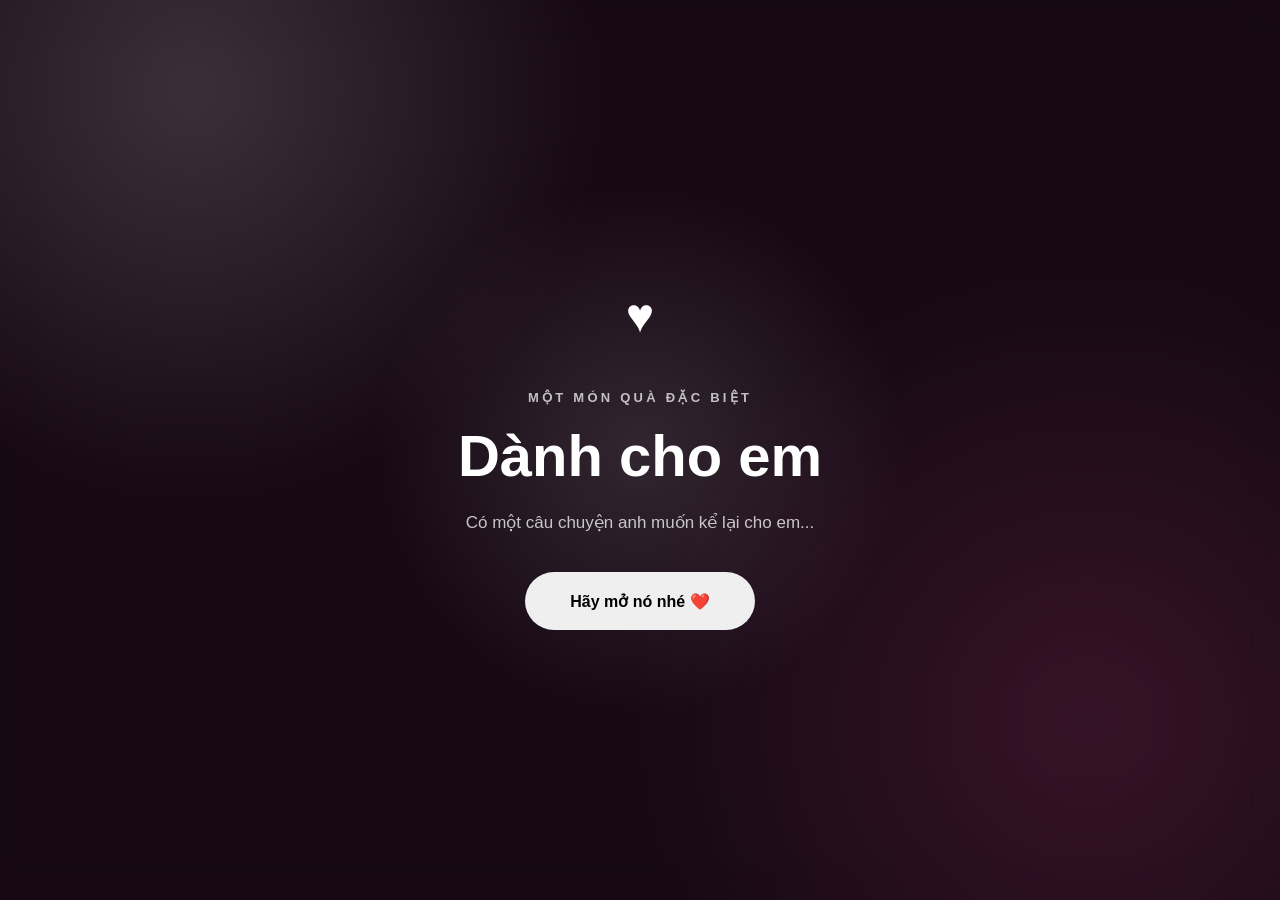
<file: index.html>
<!DOCTYPE html>
<html lang="vi">

<head>

  <meta charset="UTF-8">

  <meta
    name="viewport"
    content="width=device-width, initial-scale=1.0"
  >

  <meta
    name="theme-color"
    content="#080705"
  >

  <meta
    name="description"
    content="Một món quà đặc biệt dành riêng cho em ❤️"
  >

  <title>Một món quà đặc biệt ❤️</title>


  <!-- =====================================================
       CSS
       ===================================================== -->

  <link rel="stylesheet" href="css/base.css">
  <link rel="stylesheet" href="css/themes.css">
  <link rel="stylesheet" href="css/story.css">
  <link rel="stylesheet" href="css/story-styles.css">
  <link rel="stylesheet" href="css/luxury-premium.css">


  <!-- =====================================================
       CSS DỰ PHÒNG / OVERRIDE
       ===================================================== -->

  <style>

    /* =====================================================
       OPENING SCREEN
       ===================================================== */

    #openingScreen {
      position: fixed;
      inset: 0;

      z-index: 99999;

      width: 100%;
      height: 100vh;
      min-height: 100svh;

      display: flex;

      align-items: center;
      justify-content: center;

      padding: 24px;

      overflow: hidden;

      opacity: 1;
      visibility: visible;
      pointer-events: auto;

      transition:
        opacity .45s ease,
        visibility .45s ease;
    }


    #openingScreen::before,
    #openingScreen::after {
      pointer-events: none !important;
    }


    #openingScreen.opening-hidden {
      opacity: 0 !important;
      visibility: hidden !important;
      pointer-events: none !important;
    }


    .opening-inner {
      position: relative;

      z-index: 100;

      width: min(620px, 100%);

      text-align: center;

      padding: 30px 20px;
    }


    .opening-heart {
      position: relative;

      z-index: 10;

      width: 92px;
      height: 92px;

      margin: 0 auto 28px;

      display: flex;

      align-items: center;
      justify-content: center;

      border-radius: 50%;

      font-size: 48px;

      line-height: 1;

      animation:
        openingHeartBeat 1.6s ease-in-out infinite;
    }


    @keyframes openingHeartBeat {

      0%,
      100% {
        transform: scale(1);
      }

      50% {
        transform: scale(1.12);
      }

    }


    .opening-label,
    .opening-title,
    .opening-description {
      position: relative;
      z-index: 10;
    }


    .opening-label {

      margin-bottom: 18px;

      font-size: 13px;

      font-weight: 700;

      letter-spacing: .25em;

      opacity: .72;
    }


    .opening-title {

      margin: 0 0 20px;

      font-size:
        clamp(30px, 8vw, 58px);

      line-height: 1.15;

      font-weight: 700;
    }


    .opening-title span {
      display: inline-block;
    }


    .opening-description {

      max-width: 470px;

      margin: 0 auto 34px;

      font-size: 17px;

      line-height: 1.7;

      opacity: .75;
    }


    #openGiftButton {

      position: relative;

      z-index: 1000;

      min-width: 230px;

      min-height: 58px;

      padding: 16px 30px;

      border: 0;

      border-radius: 999px;

      cursor: pointer;

      font-size: 16px;

      font-weight: 700;

      -webkit-tap-highlight-color: transparent;

      touch-action: manipulation;

      pointer-events: auto !important;

      transition:
        transform .2s ease,
        box-shadow .2s ease;
    }


    #openGiftButton:hover {
      transform: translateY(-2px);
    }


    #openGiftButton:active {
      transform: scale(.96);
    }


    #openGiftButton:disabled {
      cursor: default;
    }



    /* =====================================================
       STORY CONTENT
       ===================================================== */

    #storyContent {

      display: none;

      width: 100%;

      min-height: 100vh;

      opacity: 0;

      visibility: hidden;

      pointer-events: none;

      transition:
        opacity .6s ease,
        visibility .6s ease;
    }


    #storyContent.story-visible {

      display: block;

      opacity: 1;

      visibility: visible;

      pointer-events: auto;
    }



    /* =====================================================
       HERO
       ===================================================== */

    .hero-inner {

      width: min(900px, 100%);

      margin: 0 auto;

      text-align: center;
    }


    .hero-kicker {

      font-size: 13px;

      letter-spacing: .25em;

      opacity: .65;

      margin-bottom: 18px;
    }


    .hero-title {

      margin: 0;

      font-size:
        clamp(42px, 10vw, 82px);

      line-height: 1.05;
    }


    .hero-date {

      margin-top: 18px;

      font-size: 16px;

      letter-spacing: .12em;

      opacity: .7;
    }


    .hero-subtitle {

      margin-top: 18px;

      font-size: 18px;

      line-height: 1.6;

      opacity: .75;
    }



    /* =====================================================
       MUSIC
       ===================================================== */

    .music-player {

      width: min(900px, 100%);

      margin: 25px auto 0;

      overflow: hidden;

      border-radius: 20px;
    }


    .music-player iframe {

      display: block;

      width: 100%;

      aspect-ratio: 16 / 9;

      min-height: 260px;

      border: 0;
    }



    /* =====================================================
       COUNTER
       ===================================================== */

    .counter-grid {

      width: min(900px, 100%);

      margin: 30px auto 0;

      display: grid;

      grid-template-columns:
        repeat(3, minmax(0, 1fr));

      gap: 14px;
    }


    .counter-card {

      padding: 22px 10px;

      text-align: center;

      border-radius: 18px;
    }


    .counter-number {

      font-size:
        clamp(28px, 7vw, 48px);

      font-weight: 700;

      line-height: 1;
    }


    .counter-label {

      margin-top: 10px;

      font-size: 11px;

      letter-spacing: .12em;
    }


    .total-days-card {

      width: min(560px, 100%);

      margin: 22px auto 0;

      padding: 25px;

      text-align: center;

      border-radius: 20px;
    }


    .total-days-label {

      font-size: 11px;

      letter-spacing: .16em;

      opacity: .65;
    }


    .total-days-number {

      margin-top: 8px;

      font-size: 42px;

      font-weight: 700;
    }


    .total-days-text {

      margin-top: 5px;

      opacity: .65;
    }



    /* =====================================================
       LOVE LETTER
       ===================================================== */

    /*
      Tiêu đề nằm NGOÀI card.
      Card chỉ chứa duy nhất nội dung thư.
    */

    .letter-section {
      width: 100%;
    }


    .letter-section > .section-title {
      position: relative;

      z-index: 20;

      text-align: center;

      margin-bottom: 24px;
    }


    /*
      CARD THƯ
      -----------------------------------------------
      Nội dung được căn giữa theo cả chiều ngang
      và chiều dọc.
    */

    .letter-section .love-letter {

      width: min(800px, 100%);

      min-height: 620px;

      margin: 0 auto;

      padding: 40px 32px;

      border-radius: 22px;

      display: flex !important;

      align-items: center !important;

      justify-content: center !important;

      position: relative;

      box-sizing: border-box;

      overflow: hidden;
    }


    /*
      Nội dung thư duy nhất
    */

    .letter-section .letter-content {

      display: block !important;

      width: min(680px, 100%);

      max-width: 680px;

      margin: 0 auto !important;

      padding: 0 !important;

      white-space: pre-wrap;

      text-align: center !important;

      font-size: 21px;

      line-height: 1.9;

      font-weight: 400;

      word-break: break-word;

      overflow-wrap: anywhere;

      position: relative;

      z-index: 10;

      transform: none !important;

      top: auto !important;

      bottom: auto !important;

      left: auto !important;

      right: auto !important;
    }


    /*
      Chặn hoàn toàn hiệu ứng chữ cái đầu phóng to
      từ luxury-premium.css.
    */

    .letter-section .letter-content::first-letter {

      font-size: inherit !important;

      float: none !important;

      line-height: inherit !important;

      padding: 0 !important;

      margin: 0 !important;

      color: inherit !important;
    }


    /*
      Nếu CSS style cũ tạo .letter-title,
      không cho nó xuất hiện trong card.
    */

    .letter-section .letter-title {
      display: none !important;
    }



    /* =====================================================
       ENDING
       ===================================================== */

    .ending-inner {

      width: min(700px, 100%);

      margin: auto;

      padding: 80px 20px;

      text-align: center;
    }


    .ending-heart {

      font-size: 54px;

      margin-bottom: 20px;
    }


    .ending-title {

      margin: 0 0 18px;

      font-size:
        clamp(32px, 8vw, 54px);
    }


    .ending-text {

      margin: 8px 0;

      line-height: 1.7;

      opacity: .72;
    }


    .ending-signature {

      margin-top: 30px;

      font-size: 20px;

      font-weight: 700;
    }



    /* =====================================================
       MOBILE
       ===================================================== */

    @media (max-width: 600px) {

      .opening-inner {
        padding: 20px 12px;
      }


      .opening-heart {

        width: 76px;
        height: 76px;

        font-size: 40px;

        margin-bottom: 22px;
      }


      .opening-description {

        font-size: 15px;

        margin-bottom: 28px;
      }


      #openGiftButton {

        width: min(100%, 300px);

        min-height: 56px;

        font-size: 15px;
      }


      .counter-grid {

        grid-template-columns:
          repeat(2, minmax(0, 1fr));
      }


      .music-player iframe {

        min-height: 210px;
      }


      /* -----------------------------------------------
         LOVE LETTER MOBILE
         ----------------------------------------------- */

      .letter-section > .section-title {

        margin-bottom: 20px;
      }


      .letter-section .love-letter {

        min-height: 560px;

        padding: 32px 20px;

        border-radius: 20px;
      }


      .letter-section .letter-content {

        width: 100%;

        max-width: 100%;

        font-size: 20px;

        line-height: 1.85;

        text-align: center !important;
      }


      .ending-inner {

        padding:
          70px 20px;
      }

    }


    /* =====================================================
       VERY SMALL PHONES
       ===================================================== */

    @media (max-width: 380px) {

      .letter-section .love-letter {

        min-height: 520px;

        padding:
          28px 18px;
      }


      .letter-section .letter-content {

        font-size: 18px;

        line-height: 1.8;
      }

    }

  </style>

</head>



<body>


  <!-- =====================================================
       OPENING SCREEN
       ===================================================== -->

  <section
    id="openingScreen"
    class="opening-screen"
    aria-hidden="false"
  >

    <div class="opening-inner">

      <div class="opening-heart">
        ♥
      </div>


      <div class="opening-label">
        MỘT MÓN QUÀ ĐẶC BIỆT
      </div>


      <h1 class="opening-title">

        Dành cho
        <span id="openingReceiver">
          em
        </span>

      </h1>


      <p class="opening-description">
        Có một câu chuyện anh muốn kể lại cho em...
      </p>


      <button
        id="openGiftButton"
        type="button"
      >
        Hãy mở nó nhé ❤️
      </button>

    </div>

  </section>



  <!-- =====================================================
       LOVE STORY
       ===================================================== -->

  <main
    id="storyContent"
  >


    <!-- ===================================================
         HERO
         =================================================== -->

    <section
      class="hero hero-section"
    >

      <div class="hero-inner">

        <div class="hero-kicker">
          OUR LOVE STORY
        </div>


        <h1
          id="coupleName"
          class="hero-title"
        >
          Chun Chan
        </h1>


        <div
          id="startDate"
          class="hero-date"
        >
          05/12/2022
        </div>


        <p class="hero-subtitle">

          Một câu chuyện nhỏ của

          <span id="heroReceiver">
            em
          </span>

          và anh ❤️

        </p>

      </div>

    </section>



    <!-- ===================================================
         MUSIC
         =================================================== -->

    <section
      id="musicSection"
      class="music-section story-section"
    >

      <div class="section-title">
        🎵 Bài hát dành cho chúng ta
      </div>


      <p class="music-subtitle">
        Một bài hát nhỏ cho câu chuyện của chúng mình ❤️
      </p>


      <div class="music-player">

        <iframe
          id="youtubePlayer"
          title="Bài hát dành cho chúng ta"
          src=""
          loading="lazy"
          allow="
            accelerometer;
            autoplay;
            clipboard-write;
            encrypted-media;
            gyroscope;
            picture-in-picture;
            web-share
          "
          allowfullscreen
        ></iframe>

      </div>

    </section>



    <!-- ===================================================
         COUNTER
         =================================================== -->

    <section
      class="counter-section story-section"
    >

      <div class="section-title">
        ⏳ Chúng ta đã bên nhau
      </div>


      <p class="music-subtitle">
        Và thời gian vẫn đang tiếp tục viết nên câu chuyện ấy...
      </p>


      <div class="counter-grid">


        <div class="counter-card">

          <div
            id="years"
            class="counter-number"
          >
            0
          </div>

          <div class="counter-label">
            NĂM
          </div>

        </div>


        <div class="counter-card">

          <div
            id="months"
            class="counter-number"
          >
            0
          </div>

          <div class="counter-label">
            THÁNG
          </div>

        </div>


        <div class="counter-card">

          <div
            id="days"
            class="counter-number"
          >
            0
          </div>

          <div class="counter-label">
            NGÀY
          </div>

        </div>


        <div class="counter-card">

          <div
            id="hours"
            class="counter-number"
          >
            00
          </div>

          <div class="counter-label">
            GIỜ
          </div>

        </div>


        <div class="counter-card">

          <div
            id="minutes"
            class="counter-number"
          >
            00
          </div>

          <div class="counter-label">
            PHÚT
          </div>

        </div>


        <div class="counter-card">

          <div
            id="seconds"
            class="counter-number"
          >
            00
          </div>

          <div class="counter-label">
            GIÂY
          </div>

        </div>

      </div>


      <div class="total-days-card">

        <div class="total-days-label">
          TỔNG SỐ NGÀY BÊN NHAU
        </div>


        <div
          id="totalDays"
          class="total-days-number"
        >
          0
        </div>


        <div class="total-days-text">
          ngày và vẫn còn tiếp tục... ❤️
        </div>

      </div>

    </section>



    <!-- ===================================================
         LOVE LETTER
         =================================================== -->

    <section
      class="letter-section story-section"
    >

      <div class="section-title">
        💌 Một lời muốn nói
      </div>


      <!--
        QUAN TRỌNG:

        Chỉ có DUY NHẤT một vùng chứa thư.
        Không còn #loveLetter.
      -->

      <div class="love-letter">

        <div
          id="letterContent"
          class="letter-content"
        >
          Anh Yêu Em ❤️
        </div>

      </div>

    </section>



    <!-- ===================================================
         ENDING
         =================================================== -->

    <section
      class="ending-section ending"
    >

      <div class="ending-inner">


        <div class="ending-heart">
          ♥
        </div>


        <h2 class="ending-title">
          Cảm ơn em
        </h2>


        <p class="ending-text">
          Vì đã xuất hiện trong cuộc đời anh.
        </p>


        <p class="ending-text">
          Mong rằng câu chuyện của chúng ta
          sẽ còn được viết tiếp thật lâu...
        </p>


        <div class="ending-signature">
          ❤️ Mãi yêu em ❤️
        </div>

      </div>

    </section>


  </main>



  <!-- =====================================================
       FLOATING HEARTS
       ===================================================== -->

  <div
    id="heartsContainer"
    class="hearts-container"
    aria-hidden="true"
  ></div>



  <!-- =====================================================
       STORY ENGINE
       ===================================================== -->

  <script
    src="js/story.js"
    defer
  ></script>


</body>

</html>
</file>
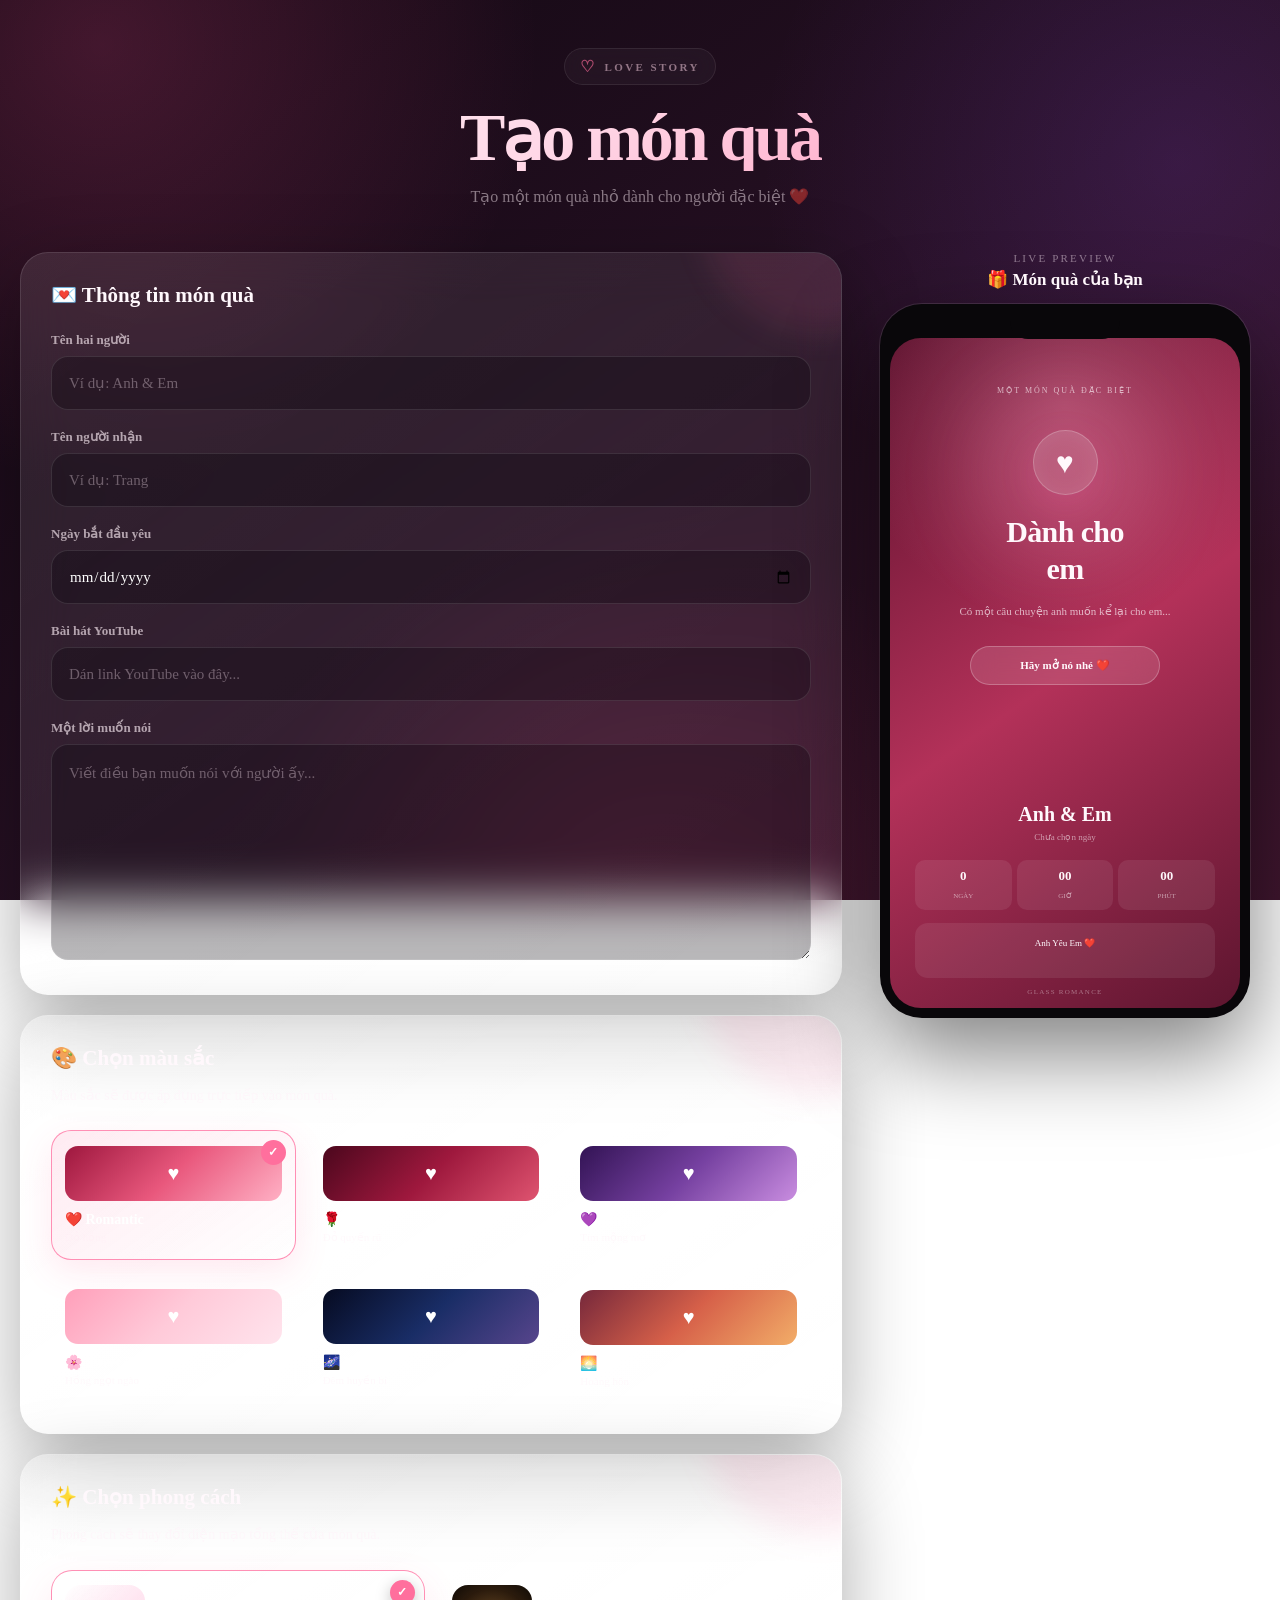
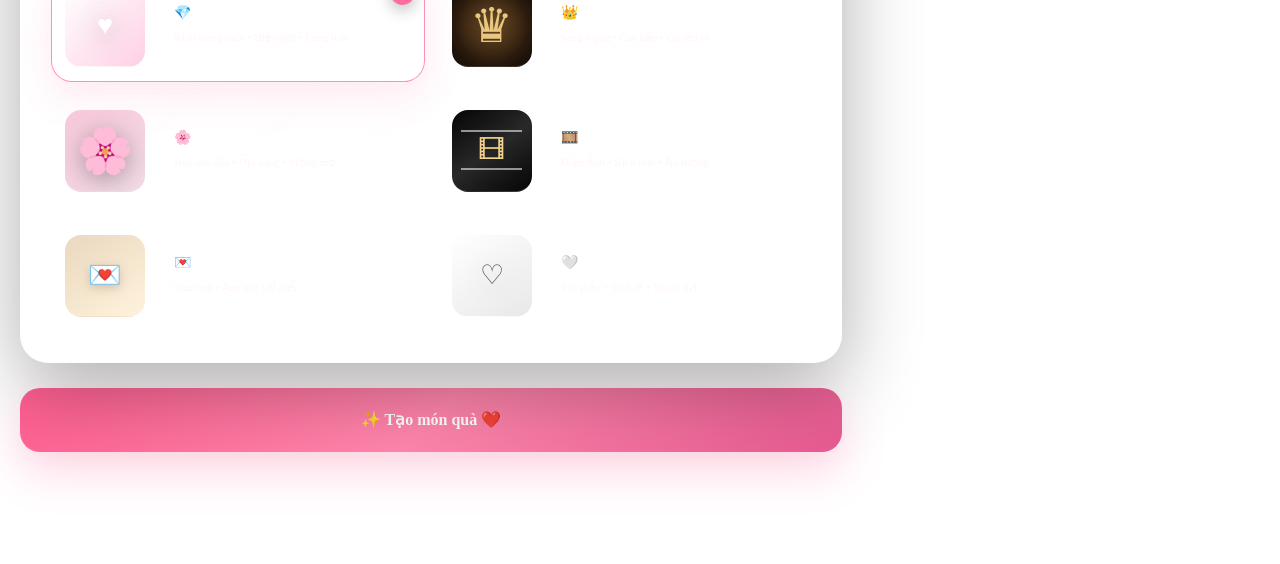
<file: tao-qua.html>
<!DOCTYPE html>
<html lang="vi">
<head>
<meta charset="UTF-8">
<meta name="viewport" content="width=device-width, initial-scale=1.0">
<meta name="theme-color" content="#170b18">
<meta name="description" content="Tạo một món quà tình yêu kỹ thuật số dành cho người đặc biệt.">
<title>Tạo món quà ❤️</title>

<link rel="stylesheet" href="css/base.css">
<link rel="stylesheet" href="css/themes.css">

<style>
:root{
    --bg1:#120812;
    --bg2:#261023;
    --bg3:#40162f;
    --text:#fff8fc;
    --soft:rgba(255,240,248,.68);
    --muted:rgba(255,240,248,.46);
    --accent:#ff6f9d;
    --card:rgba(255,255,255,.075);
    --border:rgba(255,255,255,.13);
    --radius:28px;
    --shadow:0 25px 80px rgba(0,0,0,.32);
}

*{
    box-sizing:border-box;
}

html{
    scroll-behavior:smooth;
}

body{
    margin:0;
    min-height:100vh;
    color:var(--text);
    background:
        radial-gradient(circle at 8% 5%,rgba(255,80,150,.2),transparent 30%),
        radial-gradient(circle at 92% 18%,rgba(160,80,255,.15),transparent 30%),
        radial-gradient(circle at 50% 100%,rgba(255,70,130,.14),transparent 35%),
        linear-gradient(145deg,var(--bg1),var(--bg2) 52%,var(--bg3));
    background-attachment:fixed;
    font-family:inherit;
}

button,
input,
textarea{
    font:inherit;
}

.create-page{
    width:100%;
    min-height:100vh;
    padding:48px 20px 90px;
}

.create-container{
    width:min(1250px,100%);
    margin:auto;
}

/* HEADER */

.create-header{
    text-align:center;
    margin-bottom:42px;
}

.create-label{
    display:inline-flex;
    align-items:center;
    gap:8px;
    padding:8px 15px;
    border:1px solid var(--border);
    border-radius:999px;
    background:rgba(255,255,255,.055);
    backdrop-filter:blur(16px);
    color:rgba(255,215,232,.8);
    font-size:11px;
    font-weight:700;
    letter-spacing:.22em;
}

.create-label::before{
    content:"♡";
    color:var(--accent);
    font-size:16px;
}

.create-header h1{
    margin:18px 0 12px;
    font-size:clamp(40px,7vw,68px);
    line-height:1;
    letter-spacing:-.045em;
    background:linear-gradient(135deg,#fff,#ffd6e6 45%,#ff86b0);
    -webkit-background-clip:text;
    background-clip:text;
    color:transparent;
}

.create-header p{
    max-width:550px;
    margin:auto;
    color:var(--soft);
    line-height:1.7;
}

/* LAYOUT */

.builder-layout{
    display:grid;
    grid-template-columns:minmax(0,1fr) 390px;
    gap:28px;
    align-items:start;
}

.builder-form{
    min-width:0;
}

.form-card{
    position:relative;
    margin-bottom:20px;
    padding:30px;
    border:1px solid var(--border);
    border-radius:var(--radius);
    background:
        linear-gradient(
            145deg,
            rgba(255,255,255,.095),
            rgba(255,255,255,.045)
        );
    box-shadow:var(--shadow);
    backdrop-filter:blur(24px);
    -webkit-backdrop-filter:blur(24px);
    overflow:hidden;
}

.form-card::before{
    content:"";
    position:absolute;
    width:240px;
    height:240px;
    top:-160px;
    right:-100px;
    border-radius:50%;
    background:rgba(255,100,160,.1);
    filter:blur(15px);
    pointer-events:none;
}

.form-card h2{
    position:relative;
    margin:0 0 24px;
    font-size:21px;
}

.form-description{
    margin:-10px 0 23px;
    color:var(--muted);
    font-size:14px;
    line-height:1.6;
}

.form-card label{
    display:block;
    margin:19px 0 8px;
    color:rgba(255,240,248,.8);
    font-size:13px;
    font-weight:650;
}

.form-card label:first-of-type{
    margin-top:0;
}

.form-card input[type="text"],
.form-card input[type="url"],
.form-card input[type="date"],
.form-card textarea,
#generatedLink{
    width:100%;
    border:1px solid rgba(255,255,255,.11);
    border-radius:17px;
    outline:none;
    background:rgba(5,3,8,.28);
    color:#fff;
    padding:15px 17px;
    font-size:15px;
    transition:.25s ease;
}

.form-card input[type="text"],
.form-card input[type="url"],
.form-card input[type="date"]{
    min-height:54px;
}

.form-card textarea{
    min-height:150px;
    resize:vertical;
    line-height:1.75;
}

.form-card input::placeholder,
.form-card textarea::placeholder{
    color:rgba(255,235,245,.34);
}

.form-card input:focus,
.form-card textarea:focus{
    border-color:rgba(255,111,157,.72);
    background:rgba(5,3,8,.4);
    box-shadow:0 0 0 4px rgba(255,111,157,.08);
}

/* THEME */

.theme-grid{
    display:grid;
    grid-template-columns:repeat(3,1fr);
    gap:13px;
}

.theme-option{
    position:relative;
    min-height:130px;
    padding:13px;
    border:1px solid rgba(255,255,255,.095);
    border-radius:20px;
    background:rgba(255,255,255,.035);
    color:white;
    text-align:left;
    cursor:pointer;
    transition:.28s ease;
}

.theme-option:hover,
.style-option:hover{
    transform:translateY(-3px);
    background:rgba(255,255,255,.065);
}

.theme-option.active{
    border-color:rgba(255,132,173,.9);
    background:
        linear-gradient(
            145deg,
            rgba(255,110,160,.14),
            rgba(255,255,255,.055)
        );
    box-shadow:0 12px 35px rgba(255,70,130,.12);
}

.theme-option.active::after,
.style-option.active::after{
    content:"✓";
    position:absolute;
    top:9px;
    right:9px;
    width:25px;
    height:25px;
    display:grid;
    place-items:center;
    border-radius:50%;
    background:var(--accent);
    color:white;
    font-size:12px;
    font-weight:800;
}

.theme-preview{
    display:block;
    height:55px;
    margin-bottom:10px;
    border-radius:13px;
    position:relative;
    overflow:hidden;
}

.theme-preview::after{
    content:"♥";
    position:absolute;
    inset:0;
    display:grid;
    place-items:center;
    color:white;
    font-size:20px;
}

.romantic-preview{
    background:linear-gradient(135deg,#9e173e,#e9587d,#ffb0c4);
}

.rose-preview{
    background:linear-gradient(135deg,#4b071d,#9e183d,#df5470);
}

.purple-preview{
    background:linear-gradient(135deg,#321354,#7540a0,#c98de0);
}

.pink-preview{
    background:linear-gradient(135deg,#ff9fba,#ffcad9,#ffe4ed);
}

.night-preview{
    background:linear-gradient(135deg,#060b21,#192d66,#57458c);
}

.sunset-preview{
    background:linear-gradient(135deg,#76283b,#d66049,#f2ad68);
}

.theme-option strong{
    display:block;
    font-size:14px;
}

.theme-option small,
.style-option small{
    display:block;
    margin-top:3px;
    color:rgba(255,235,245,.48);
    font-size:11px;
}

/* STYLE */

.style-grid{
    display:grid;
    grid-template-columns:repeat(2,1fr);
    gap:13px;
}

.style-option{
    position:relative;
    min-height:112px;
    padding:13px;
    display:grid;
    grid-template-columns:80px 1fr;
    gap:14px;
    align-items:center;
    border:1px solid rgba(255,255,255,.095);
    border-radius:21px;
    background:rgba(255,255,255,.035);
    color:white;
    text-align:left;
    cursor:pointer;
    transition:.28s ease;
}

.style-option.active{
    border-color:rgba(255,132,173,.9);
    box-shadow:0 14px 38px rgba(255,70,130,.12);
}

.style-preview{
    width:80px;
    height:82px;
    display:grid;
    place-items:center;
    border-radius:16px;
    font-size:27px;
}

.style-glass-preview{
    background:
        linear-gradient(
            135deg,
            rgba(255,255,255,.35),
            rgba(255,100,170,.3)
        );
    backdrop-filter:blur(15px);
}

.style-luxury-preview{
    background:
        radial-gradient(circle,#77542a,#2b1b0d 65%,#0d0905);
    color:#e9c77e;
}

.style-sakura-preview{
    background:linear-gradient(145deg,#f8c8da,#f2dce7);
    color:#a94b70;
}

.style-cinematic-preview{
    background:linear-gradient(145deg,#050505,#292929,#050505);
    color:#f2d28c;
}

.style-letter-preview{
    background:linear-gradient(145deg,#ead8bf,#fff2dc);
    color:#7b493e;
}

.style-minimal-preview{
    background:linear-gradient(145deg,#fff,#e8e8e8);
    color:#555;
}

.style-option strong{
    font-size:14px;
}

/* CREATE */

.create-button{
    width:100%;
    min-height:64px;
    margin:5px 0 22px;
    border:0;
    border-radius:20px;
    background:linear-gradient(135deg,#ff5f91,#ff86ac,#e75a91);
    color:white;
    font-weight:750;
    cursor:pointer;
    box-shadow:0 18px 45px rgba(255,70,130,.23);
    transition:.25s ease;
}

.create-button:hover{
    transform:translateY(-3px);
    filter:brightness(1.05);
}

/* =========================================================
   LIVE PREVIEW
   ========================================================= */

.preview-panel{
    position:sticky;
    top:22px;
}

.preview-heading{
    text-align:center;
    margin-bottom:14px;
}

.preview-heading span{
    display:block;
    color:var(--muted);
    font-size:11px;
    letter-spacing:.2em;
    margin-bottom:5px;
}

.preview-heading strong{
    font-size:17px;
}

/* PHONE */

.phone{
    width:100%;
    max-width:370px;
    margin:auto;
    padding:10px;
    border-radius:42px;
    background:#09070a;
    box-shadow:
        0 35px 90px rgba(0,0,0,.5),
        0 0 0 1px rgba(255,255,255,.12);
}

.phone-notch{
    width:110px;
    height:25px;
    margin:0 auto -1px;
    position:relative;
    z-index:20;
    border-radius:0 0 18px 18px;
    background:#09070a;
}

.phone-screen{
    position:relative;
    height:670px;
    overflow:hidden;
    border-radius:31px;
    transition:
        background .45s ease,
        color .45s ease,
        border-radius .45s ease,
        box-shadow .45s ease,
        filter .45s ease;
}

.preview-glow{
    position:absolute;
    width:180px;
    height:180px;
    border-radius:50%;
    top:45px;
    left:50%;
    transform:translateX(-50%);
    background:rgba(255,140,180,.18);
    filter:blur(35px);
    pointer-events:none;
    transition:.5s ease;
}

.preview-content{
    position:relative;
    z-index:2;
    height:100%;
    padding:48px 25px 30px;
    display:flex;
    flex-direction:column;
    text-align:center;
    transition:.45s ease;
}

.preview-mini-label{
    font-size:8px;
    letter-spacing:.25em;
    opacity:.65;
    transition:.4s ease;
}

.preview-heart{
    width:65px;
    height:65px;
    margin:35px auto 20px;
    display:grid;
    place-items:center;
    border-radius:50%;
    background:rgba(255,255,255,.1);
    border:1px solid rgba(255,255,255,.18);
    font-size:30px;
    animation:previewBeat 1.8s infinite;
    transition:
        .45s ease;
}

@keyframes previewBeat{
    0%,100%{
        transform:scale(1);
    }

    50%{
        transform:scale(1.08);
    }
}

.preview-title{
    margin:0;
    font-size:30px;
    line-height:1.1;
    word-break:break-word;
    transition:.4s ease;
}

.preview-title span{
    display:block;
    margin-top:4px;
}

.preview-description{
    margin:18px auto 0;
    max-width:260px;
    font-size:11px;
    line-height:1.6;
    opacity:.68;
    transition:.4s ease;
}

.preview-button{
    width:190px;
    margin:25px auto 0;
    padding:12px;
    border-radius:999px;
    background:rgba(255,255,255,.12);
    border:1px solid rgba(255,255,255,.2);
    font-size:11px;
    font-weight:700;
    transition:.4s ease;
}

.preview-story{
    margin-top:auto;
    padding-top:30px;
    transition:.4s ease;
}

.preview-couple{
    font-size:20px;
    font-weight:750;
    word-break:break-word;
    transition:.4s ease;
}

.preview-date{
    margin-top:6px;
    font-size:9px;
    opacity:.55;
}

.preview-counter{
    display:grid;
    grid-template-columns:repeat(3,1fr);
    gap:5px;
    margin-top:18px;
}

.preview-counter div{
    padding:8px 3px;
    border-radius:10px;
    background:rgba(255,255,255,.08);
    transition:.4s ease;
}

.preview-counter strong{
    display:block;
    font-size:13px;
}

.preview-counter small{
    font-size:7px;
    opacity:.55;
}

.preview-letter{
    margin-top:13px;
    padding:13px;
    border-radius:13px;
    background:rgba(255,255,255,.08);
    font-size:9px;
    line-height:1.6;
    min-height:55px;
    max-height:75px;
    overflow:hidden;
    transition:.4s ease;
}

.preview-style-name{
    position:absolute;
    left:0;
    right:0;
    bottom:12px;
    text-align:center;
    font-size:7px;
    letter-spacing:.18em;
    opacity:.4;
}

/* =========================================================
   PREVIEW THEMES
   ========================================================= */

.preview-theme-romantic{
    background:
        radial-gradient(
            circle at 50% 10%,
            rgba(255,160,190,.3),
            transparent 35%
        ),
        linear-gradient(145deg,#5b102c,#b33159,#5d152f);
}

.preview-theme-rose{
    background:
        radial-gradient(
            circle at 50% 10%,
            rgba(255,90,120,.25),
            transparent 35%
        ),
        linear-gradient(145deg,#23030d,#72152d,#390713);
}

.preview-theme-purple{
    background:
        radial-gradient(
            circle at 50% 10%,
            rgba(200,130,255,.25),
            transparent 35%
        ),
        linear-gradient(145deg,#180827,#5b287d,#251039);
}

.preview-theme-pink{
    color:#4d2535;
    background:
        radial-gradient(
            circle at 50% 10%,
            rgba(255,255,255,.7),
            transparent 35%
        ),
        linear-gradient(145deg,#ffb5ca,#ffd8e3,#f5b7cc);
}

.preview-theme-night{
    background:
        radial-gradient(
            circle at 50% 10%,
            rgba(100,150,255,.3),
            transparent 35%
        ),
        linear-gradient(145deg,#030616,#10255b,#1c1742);
}

.preview-theme-sunset{
    background:
        radial-gradient(
            circle at 50% 10%,
            rgba(255,220,150,.25),
            transparent 35%
        ),
        linear-gradient(145deg,#4b1224,#b34a42,#c27b48);
}

/* =========================================================
   PREVIEW STYLE — GLASS
   ========================================================= */

.preview-style-glass{
    border-radius:31px;
}

.preview-style-glass .preview-content{
    padding:48px 25px 30px;
}

.preview-style-glass .preview-heart{
    border-radius:50%;
    background:rgba(255,255,255,.11);
    border:1px solid rgba(255,255,255,.24);
    box-shadow:
        0 12px 35px rgba(255,100,170,.18),
        inset 0 0 20px rgba(255,255,255,.08);
}

.preview-style-glass .preview-title{
    font-weight:700;
    letter-spacing:-.02em;
}

.preview-style-glass .preview-button{
    border-radius:999px;
    background:rgba(255,255,255,.12);
    border:1px solid rgba(255,255,255,.24);
    backdrop-filter:blur(12px);
}

.preview-style-glass .preview-letter{
    border-radius:13px;
    background:rgba(255,255,255,.08);
}

/* =========================================================
   PREVIEW STYLE — LUXURY
   ========================================================= */

.preview-style-luxury{
    border-radius:24px;
    border:1px solid rgba(232,199,126,.38);
    box-shadow:
        inset 0 0 70px rgba(232,199,126,.09),
        inset 0 0 0 1px rgba(255,255,255,.03);
}

.preview-style-luxury .preview-content{
    padding:55px 27px 30px;
}

.preview-style-luxury .preview-mini-label{
    color:#e9c77e;
    letter-spacing:.32em;
    font-family:Georgia,serif;
}

.preview-style-luxury .preview-heart{
    width:76px;
    height:76px;
    margin:40px auto 24px;
    border-radius:50%;
    background:
        radial-gradient(
            circle,
            rgba(232,199,126,.22),
            rgba(232,199,126,.04) 65%,
            transparent
        );
    border:1px solid rgba(232,199,126,.6);
    color:#f1d58e;
    box-shadow:
        0 0 35px rgba(232,199,126,.15),
        inset 0 0 25px rgba(232,199,126,.08);
}

.preview-style-luxury .preview-title{
    font-family:Georgia,"Times New Roman",serif;
    font-size:29px;
    font-weight:400;
    letter-spacing:.02em;
}

.preview-style-luxury .preview-title span{
    color:#e9c77e;
    font-style:italic;
}

.preview-style-luxury .preview-description{
    font-family:Georgia,serif;
    font-style:italic;
}

.preview-style-luxury .preview-button{
    border-radius:5px;
    background:linear-gradient(
        135deg,
        rgba(232,199,126,.20),
        rgba(232,199,126,.06)
    );
    border:1px solid rgba(232,199,126,.55);
    color:#f1d58e;
    letter-spacing:.08em;
}

.preview-style-luxury .preview-couple{
    font-family:Georgia,serif;
    color:#f0d18a;
    letter-spacing:.03em;
}

.preview-style-luxury .preview-counter div{
    border-radius:4px;
    background:rgba(232,199,126,.06);
    border:1px solid rgba(232,199,126,.16);
}

.preview-style-luxury .preview-counter strong{
    color:#f0d18a;
    font-family:Georgia,serif;
}

.preview-style-luxury .preview-letter{
    border-radius:5px;
    background:rgba(232,199,126,.055);
    border:1px solid rgba(232,199,126,.14);
    font-family:Georgia,serif;
}

/* =========================================================
   PREVIEW STYLE — SAKURA
   ========================================================= */

.preview-style-sakura{
    border-radius:38px;
    color:#633c4c;
}

.preview-style-sakura .preview-content{
    padding:42px 24px 30px;
}

.preview-style-sakura .preview-mini-label{
    color:#a94b70;
    letter-spacing:.28em;
}

.preview-style-sakura .preview-heart{
    width:72px;
    height:72px;
    margin:28px auto 18px;
    border-radius:50%;
    background:rgba(255,255,255,.42);
    border:2px solid rgba(255,255,255,.65);
    color:#c85c82;
    box-shadow:0 12px 30px rgba(180,70,120,.15);
}

.preview-style-sakura .preview-title{
    font-family:Georgia,"Times New Roman",serif;
    font-size:31px;
    font-weight:500;
}

.preview-style-sakura .preview-title span{
    color:#b34f76;
    font-style:italic;
}

.preview-style-sakura .preview-description{
    color:#74495a;
}

.preview-style-sakura .preview-button{
    background:rgba(255,255,255,.42);
    border:1px solid rgba(255,255,255,.7);
    color:#8b4663;
    box-shadow:0 8px 25px rgba(160,70,110,.10);
}

.preview-style-sakura .preview-counter div{
    background:rgba(255,255,255,.32);
    border:1px solid rgba(255,255,255,.45);
}

.preview-style-sakura .preview-letter{
    background:rgba(255,255,255,.35);
    border:1px solid rgba(255,255,255,.45);
    border-radius:18px;
}

/* =========================================================
   PREVIEW STYLE — CINEMATIC
   ========================================================= */

.preview-style-cinematic{
    border-radius:18px;
    box-shadow:
        inset 0 0 100px rgba(0,0,0,.55);
}

.preview-style-cinematic::before,
.preview-style-cinematic::after{
    content:"";
    position:absolute;
    left:0;
    right:0;
    height:28px;
    z-index:10;
    background:#000;
    pointer-events:none;
}

.preview-style-cinematic::before{
    top:0;
}

.preview-style-cinematic::after{
    bottom:0;
}

.preview-style-cinematic .preview-content{
    padding:60px 24px 55px;
}

.preview-style-cinematic .preview-mini-label{
    font-family:Arial,sans-serif;
    letter-spacing:.38em;
    font-size:7px;
}

.preview-style-cinematic .preview-heart{
    width:58px;
    height:58px;
    margin:48px auto 25px;
    border-radius:8px;
    background:rgba(0,0,0,.30);
    border:1px solid rgba(242,210,140,.45);
    color:#f2d28c;
}

.preview-style-cinematic .preview-title{
    text-transform:uppercase;
    font-family:Arial,sans-serif;
    font-size:23px;
    font-weight:800;
    letter-spacing:.12em;
}

.preview-style-cinematic .preview-description{
    text-transform:uppercase;
    font-size:8px;
    letter-spacing:.10em;
}

.preview-style-cinematic .preview-button{
    border-radius:3px;
    background:rgba(0,0,0,.38);
    border:1px solid rgba(255,255,255,.22);
    text-transform:uppercase;
    letter-spacing:.16em;
    font-size:8px;
}

.preview-style-cinematic .preview-story{
    border-top:1px solid rgba(255,255,255,.12);
    padding-top:18px;
}

.preview-style-cinematic .preview-couple{
    text-transform:uppercase;
    letter-spacing:.12em;
    font-size:15px;
}

.preview-style-cinematic .preview-counter div{
    border-radius:3px;
    background:rgba(0,0,0,.35);
}

.preview-style-cinematic .preview-letter{
    border-radius:3px;
    background:rgba(0,0,0,.32);
    border:1px solid rgba(255,255,255,.10);
}

/* =========================================================
   PREVIEW STYLE — LOVE LETTER
   ========================================================= */

.preview-style-letter{
    border-radius:12px;
    color:#573b34;
    box-shadow:
        inset 0 0 70px rgba(120,70,40,.08);
}

.preview-style-letter .preview-content{
    padding:52px 28px 30px;
}

.preview-style-letter .preview-mini-label{
    color:#8c5148;
}

.preview-style-letter .preview-heart{
    width:62px;
    height:62px;
    margin:30px auto 20px;
    border-radius:8px;
    background:#f5e6cc;
    border:1px solid #d9bfa0;
    color:#9b554d;
    transform:rotate(-2deg);
}

.preview-style-letter .preview-title{
    font-family:Georgia,"Times New Roman",serif;
    font-size:30px;
    font-weight:500;
}

.preview-style-letter .preview-title span{
    font-style:italic;
    color:#9b554d;
}

.preview-style-letter .preview-description{
    font-family:Georgia,serif;
    color:#725046;
    font-style:italic;
}

.preview-style-letter .preview-button{
    border-radius:5px;
    background:#f7ead4;
    border:1px solid #d7b999;
    color:#765044;
    font-family:Georgia,serif;
}

.preview-style-letter .preview-couple{
    font-family:Georgia,serif;
    color:#75473d;
}

.preview-style-letter .preview-counter div{
    border-radius:4px;
    background:rgba(255,248,230,.48);
    border:1px solid rgba(130,85,55,.14);
}

.preview-style-letter .preview-letter{
    border-radius:4px;
    background:rgba(255,248,230,.58);
    border:1px solid rgba(130,85,55,.14);
    font-family:Georgia,"Times New Roman",serif;
}

/* =========================================================
   PREVIEW STYLE — MINIMAL
   ========================================================= */

.preview-style-minimal{
    border-radius:18px;
    color:#303030;
    background:#f7f7f7 !important;
    box-shadow:inset 0 0 0 1px rgba(0,0,0,.05);
}

.preview-style-minimal .preview-glow{
    opacity:.12;
}

.preview-style-minimal .preview-content{
    padding:58px 30px 30px;
}

.preview-style-minimal .preview-mini-label{
    color:#777;
    letter-spacing:.30em;
}

.preview-style-minimal .preview-heart{
    width:56px;
    height:56px;
    margin:38px auto 25px;
    border-radius:50%;
    background:#fff;
    border:1px solid #dedede;
    color:#555;
    box-shadow:0 8px 25px rgba(0,0,0,.07);
    animation:none;
}

.preview-style-minimal .preview-title{
    font-family:Arial,sans-serif;
    font-size:27px;
    font-weight:500;
    color:#222;
}

.preview-style-minimal .preview-title span{
    font-weight:700;
}

.preview-style-minimal .preview-description{
    color:#777;
    opacity:1;
}

.preview-style-minimal .preview-button{
    border-radius:8px;
    background:#fff;
    border:1px solid #d8d8d8;
    color:#333;
}

.preview-style-minimal .preview-story{
    border-top:1px solid #dedede;
    padding-top:20px;
}

.preview-style-minimal .preview-couple{
    color:#222;
    font-weight:600;
}

.preview-style-minimal .preview-counter div{
    border-radius:7px;
    background:#fff;
    border:1px solid #e1e1e1;
}

.preview-style-minimal .preview-letter{
    border-radius:8px;
    background:#fff;
    border:1px solid #e1e1e1;
    color:#555;
}

/* RESULT */

.result-card{
    text-align:center;
    padding:32px;
}

.result-card p{
    color:var(--soft);
    line-height:1.6;
}

#generatedLink{
    text-align:center;
    margin-bottom:14px;
}

.result-buttons{
    display:grid;
    grid-template-columns:1fr 1fr;
    gap:10px;
    margin-bottom:25px;
}

.secondary-button{
    min-height:52px;
    border:1px solid rgba(255,255,255,.14);
    border-radius:16px;
    background:rgba(255,255,255,.055);
    color:white;
    cursor:pointer;
    transition:.25s ease;
}

.secondary-button:hover{
    transform:translateY(-2px);
    background:rgba(255,255,255,.09);
}

.qr-wrapper{
    width:min(320px,100%);
    margin:auto;
    padding:14px;
    border-radius:22px;
    background:white;
}

.qr-wrapper img{
    display:block;
    width:100%;
    border-radius:10px;
}

.hidden{
    display:none!important;
}

/* MOBILE */

@media(max-width:950px){

    .builder-layout{
        grid-template-columns:1fr;
    }

    .preview-panel{
        position:relative;
        top:auto;
        order:-1;
        margin-bottom:10px;
    }

    .phone{
        max-width:340px;
    }

    .phone-screen{
        height:620px;
    }
}

@media(max-width:700px){

    .create-page{
        padding:30px 12px 60px;
    }

    .create-header{
        margin-bottom:25px;
    }

    .create-header h1{
        font-size:clamp(38px,12vw,54px);
    }

    .form-card{
        padding:22px 17px;
        border-radius:23px;
    }

    .theme-grid{
        grid-template-columns:repeat(2,1fr);
        gap:9px;
    }

    .theme-option{
        min-height:122px;
    }

    .style-grid{
        grid-template-columns:1fr;
    }

    .style-option{
        min-height:105px;
    }

    .preview-panel{
        margin-bottom:20px;
    }

    .phone{
        max-width:315px;
    }

    .phone-screen{
        height:590px;
    }

    .preview-title{
        font-size:27px;
    }

    .preview-heart{
        margin-top:28px;
    }
}

@media(max-width:380px){

    .phone{
        max-width:290px;
    }

    .phone-screen{
        height:550px;
    }

    .theme-option{
        min-height:115px;
        padding:10px;
    }

    .style-option{
        grid-template-columns:65px 1fr;
    }

    .style-preview{
        width:65px;
        height:76px;
    }
}

@media(prefers-reduced-motion:reduce){

    *,
    *::before,
    *::after{
        animation:none!important;
        transition:none!important;
    }
}
</style>
</head>

<body>

<main class="create-page">

<div class="create-container">

<header class="create-header">

    <div class="create-label">
        LOVE STORY
    </div>

    <h1>Tạo món quà</h1>

    <p>
        Tạo một món quà nhỏ dành cho người đặc biệt ❤️
    </p>

</header>


<div class="builder-layout">

<div class="builder-form">

<section class="form-card">

    <h2>💌 Thông tin món quà</h2>

    <label for="couple">
        Tên hai người
    </label>

    <input
        id="couple"
        type="text"
        autocomplete="off"
        placeholder="Ví dụ: Anh & Em"
    >

    <label for="receiver">
        Tên người nhận
    </label>

    <input
        id="receiver"
        type="text"
        autocomplete="off"
        placeholder="Ví dụ: Trang"
    >

    <label for="startDate">
        Ngày bắt đầu yêu
    </label>

    <input
        id="startDate"
        type="date"
    >

    <label for="music">
        Bài hát YouTube
    </label>

    <input
        id="music"
        type="url"
        inputmode="url"
        autocomplete="off"
        placeholder="Dán link YouTube vào đây..."
    >

    <label for="letter">
        Một lời muốn nói
    </label>

    <textarea
        id="letter"
        rows="7"
        placeholder="Viết điều bạn muốn nói với người ấy..."
    ></textarea>

</section>


<section class="form-card">

    <h2>🎨 Chọn màu sắc</h2>

    <p class="form-description">
        Màu sắc sẽ được áp dụng trực tiếp vào món quà.
    </p>

    <div class="theme-grid">

        <button type="button"
                class="theme-option active"
                data-theme="romantic">

            <span class="theme-preview romantic-preview"></span>

            <strong>❤️ Romantic</strong>

            <small>Đỏ hồng</small>

        </button>


        <button type="button"
                class="theme-option"
                data-theme="rose">

            <span class="theme-preview rose-preview"></span>

            <strong>🌹 Rose</strong>

            <small>Đỏ quyến rũ</small>

        </button>


        <button type="button"
                class="theme-option"
                data-theme="purple">

            <span class="theme-preview purple-preview"></span>

            <strong>💜 Purple</strong>

            <small>Tím mộng mơ</small>

        </button>


        <button type="button"
                class="theme-option"
                data-theme="pink">

            <span class="theme-preview pink-preview"></span>

            <strong>🌸 Sweet Pink</strong>

            <small>Hồng ngọt ngào</small>

        </button>


        <button type="button"
                class="theme-option"
                data-theme="night">

            <span class="theme-preview night-preview"></span>

            <strong>🌌 Night Love</strong>

            <small>Đêm huyền bí</small>

        </button>


        <button type="button"
                class="theme-option"
                data-theme="sunset">

            <span class="theme-preview sunset-preview"></span>

            <strong>🌅 Sunset</strong>

            <small>Hoàng hôn</small>

        </button>

    </div>

</section>


<section class="form-card">

    <h2>✨ Chọn phong cách</h2>

    <p class="form-description">
        Phong cách sẽ thay đổi diện mạo tổng thể của món quà.
    </p>

    <div class="style-grid">

        <button type="button"
                class="style-option active"
                data-style="glass">

            <span class="style-preview style-glass-preview">
                <span>♥</span>
            </span>

            <div>
                <strong>💎 Glass Romance</strong>
                <small>
                    Kính trong suốt • Hiện đại • Lung linh
                </small>
            </div>

        </button>


        <button type="button"
                class="style-option"
                data-style="luxury">

            <span class="style-preview style-luxury-preview">
                <span>♛</span>
            </span>

            <div>
                <strong>👑 Luxury Love</strong>
                <small>
                    Sang trọng • Cao cấp • Quyến rũ
                </small>
            </div>

        </button>


        <button type="button"
                class="style-option"
                data-style="sakura">

            <span class="style-preview style-sakura-preview">
                <span>🌸</span>
            </span>

            <div>
                <strong>🌸 Sakura Dream</strong>
                <small>
                    Hoa anh đào • Dịu dàng • Mộng mơ
                </small>
            </div>

        </button>


        <button type="button"
                class="style-option"
                data-style="cinematic">

            <span class="style-preview style-cinematic-preview">
                <span>🎞</span>
            </span>

            <div>
                <strong>🎞️ Cinematic</strong>
                <small>
                    Điện ảnh • Kịch tính • Ấn tượng
                </small>
            </div>

        </button>


        <button type="button"
                class="style-option"
                data-style="letter">

            <span class="style-preview style-letter-preview">
                <span>💌</span>
            </span>

            <div>
                <strong>💌 Love Letter</strong>
                <small>
                    Thư tình • Ấm áp • Cổ điển
                </small>
            </div>

        </button>


        <button type="button"
                class="style-option"
                data-style="minimal">

            <span class="style-preview style-minimal-preview">
                <span>♡</span>
            </span>

            <div>
                <strong>🤍 Minimal Love</strong>
                <small>
                    Tối giản • Tinh tế • Thanh lịch
                </small>
            </div>

        </button>

    </div>

</section>


<button
    id="createButton"
    class="create-button"
    type="button"
>
    ✨ Tạo món quà ❤️
</button>


<section
    id="result"
    class="form-card result-card hidden"
>

    <h2>🎁 Món quà đã sẵn sàng</h2>

    <p>
        Link của bạn đã được tạo.
        Hãy gửi món quà này đến người đặc biệt ❤️
    </p>

    <input
        id="generatedLink"
        type="text"
        readonly
        aria-label="Link món quà"
    >

    <div class="result-buttons">

        <button
            id="copyButton"
            type="button"
            class="secondary-button"
        >
            📋 Sao chép link
        </button>

        <button
            id="openButton"
            type="button"
            class="secondary-button"
        >
            🎁 Mở quà
        </button>

    </div>

    <div class="qr-wrapper">

        <img
            id="qrImage"
            alt="Mã QR món quà"
        >

    </div>

</section>

</div>


<!-- LIVE PREVIEW -->

<aside class="preview-panel">

    <div class="preview-heading">

        <span>LIVE PREVIEW</span>

        <strong>
            🎁 Món quà của bạn
        </strong>

    </div>


    <div class="phone">

        <div class="phone-notch"></div>

        <div
            id="previewScreen"
            class="phone-screen preview-theme-romantic preview-style-glass"
        >

            <div class="preview-glow"></div>

            <div class="preview-content">

                <div class="preview-mini-label">
                    MỘT MÓN QUÀ ĐẶC BIỆT
                </div>


                <div class="preview-heart">
                    ♥
                </div>


                <h2 class="preview-title">

                    Dành cho

                    <span id="previewReceiver">
                        em
                    </span>

                </h2>


                <div class="preview-description">
                    Có một câu chuyện anh muốn kể lại cho em...
                </div>


                <div class="preview-button">
                    Hãy mở nó nhé ❤️
                </div>


                <div class="preview-story">

                    <div
                        id="previewCouple"
                        class="preview-couple"
                    >
                        Anh & Em
                    </div>


                    <div
                        id="previewDate"
                        class="preview-date"
                    >
                        Chưa chọn ngày
                    </div>


                    <div class="preview-counter">

                        <div>

                            <strong id="previewDays">
                                0
                            </strong>

                            <small>
                                NGÀY
                            </small>

                        </div>


                        <div>

                            <strong id="previewHours">
                                00
                            </strong>

                            <small>
                                GIỜ
                            </small>

                        </div>


                        <div>

                            <strong id="previewMinutes">
                                00
                            </strong>

                            <small>
                                PHÚT
                            </small>

                        </div>

                    </div>


                    <div
                        id="previewLetter"
                        class="preview-letter"
                    >
                        Anh Yêu Em ❤️
                    </div>

                </div>


                <div
                    id="previewStyleName"
                    class="preview-style-name"
                >
                    GLASS ROMANCE
                </div>

            </div>

        </div>

    </div>

</aside>

</div>

</div>

</main>

<script src="js/tao-qua.js"></script>

</body>
</html>
</file>
<file: css/base.css>
* {
    box-sizing: border-box;
}


html {
    scroll-behavior: smooth;
}


body {
    margin: 0;
    min-height: 100vh;

    font-family:
        -apple-system,
        BlinkMacSystemFont,
        "Segoe UI",
        sans-serif;

    background: #160b18;
    color: #ffffff;

    overflow-x: hidden;
}


button,
input,
textarea {
    font: inherit;
}


button {
    cursor: pointer;
}


.hidden {
    display: none !important;
}


/* =========================
   PAGE
========================= */

.page {
    min-height: 100vh;
}


/* =========================
   CONTAINER
========================= */

.create-container,
.story-container {
    width: min(760px, calc(100% - 30px));
    margin: auto;
}


/* =========================
   BUTTON
========================= */

.main-button {
    width: 100%;
    border: 0;
    border-radius: 18px;

    padding: 17px 22px;

    color: #ffffff;

    font-weight: 700;
    font-size: 16px;

    background: var(--accent);

    box-shadow:
        0 10px 30px rgba(0, 0, 0, .25);

    transition: .25s;
}


.main-button:hover {
    transform: translateY(-2px);
}


.main-button:active {
    transform: scale(.98);
}


/* =========================
   HEARTS
========================= */

#hearts {
    position: fixed;
    inset: 0;

    pointer-events: none;

    overflow: hidden;

    z-index: 0;
}


.floating-heart {
    position: absolute;

    bottom: -40px;

    opacity: .15;

    animation: floatHeart linear forwards;
}


@keyframes floatHeart {

    0% {
        transform:
            translateY(0)
            rotate(0deg);

        opacity: 0;
    }

    15% {
        opacity: .2;
    }

    100% {
        transform:
            translateY(-110vh)
            rotate(360deg);

        opacity: 0;
    }
}


/* =========================
   CREATE PAGE
========================= */

.create-page {
    position: relative;
    z-index: 1;

    min-height: 100vh;

    padding:
        50px 0
        80px;
}


.create-header {
    text-align: center;
    margin-bottom: 30px;
}


.create-label {
    letter-spacing: 5px;
    font-size: 12px;
    opacity: .65;
}


.create-header h1 {
    margin: 14px 0 8px;
    font-size: 40px;
}


.create-header p {
    margin: 0;
    opacity: .7;
}


/* =========================
   FORM CARD
========================= */

.form-card {
    padding: 25px;

    margin-bottom: 20px;

    border:
        1px solid
        var(--border);

    border-radius: 25px;

    background:
        var(--card);

    backdrop-filter: blur(18px);
}


.form-card h2 {
    margin-top: 0;
}


.form-card label {
    display: block;

    margin:
        18px 0 8px;

    font-size: 14px;

    opacity: .8;
}


.form-card input,
.form-card textarea {
    width: 100%;

    border:
        1px solid
        var(--border);

    border-radius: 14px;

    padding: 14px 15px;

    outline: none;

    color: #ffffff;

    background:
        rgba(0, 0, 0, .2);
}


.form-card textarea {
    resize: vertical;
}


.form-card input:focus,
.form-card textarea:focus {
    border-color:
        var(--accent);
}


/* =========================
   THEME SELECT
========================= */

.theme-grid {
    display: grid;

    grid-template-columns:
        repeat(2, 1fr);

    gap: 12px;
}


.theme-option {
    text-align: left;

    padding: 12px;

    border:
        1px solid
        var(--border);

    border-radius: 16px;

    background:
        rgba(0, 0, 0, .15);

    color: white;
}


.theme-option.active {
    border-color:
        var(--accent);

    box-shadow:
        0 0 0 2px
        rgba(255, 100, 160, .15);
}


.theme-option strong,
.theme-option small {
    display: block;
}


.theme-option small {
    margin-top: 3px;
    opacity: .6;
}


.theme-preview {
    display: block;

    height: 55px;

    margin-bottom: 10px;

    border-radius: 10px;
}


/* =========================
   RESULT
========================= */

.result-card {
    text-align: center;
}


.result-card input {
    margin: 10px 0;
}


.result-buttons {
    display: grid;

    grid-template-columns:
        1fr 1fr;

    gap: 10px;
}


.secondary-button {
    padding: 13px;

    border:
        1px solid
        var(--border);

    border-radius: 13px;

    color: white;

    background:
        rgba(255,255,255,.08);
}


.qr-wrapper {
    margin-top: 25px;
}


.qr-wrapper img {
    width: min(280px, 100%);

    border-radius: 15px;

    background: white;

    padding: 10px;
}


/* =========================
   MOBILE
========================= */

@media (max-width: 600px) {

    .create-header h1 {
        font-size: 32px;
    }

    .theme-grid {
        grid-template-columns: 1fr 1fr;
    }

    .form-card {
        padding: 20px;
    }

}
/* =========================================================
   STYLE SELECTOR – CHỌN PHONG CÁCH
   ========================================================= */

.style-grid {
  display: grid;
  grid-template-columns: repeat(2, minmax(0, 1fr));
  gap: 16px;
  margin-top: 22px;
}

.style-option {
  position: relative;
  width: 100%;
  min-width: 0;
  padding: 0;
  overflow: hidden;

  display: flex;
  flex-direction: column;

  border: 2px solid rgba(255, 255, 255, 0.16);
  border-radius: 22px;

  background: rgba(255, 255, 255, 0.055);
  color: #fff;

  cursor: pointer;
  text-align: left;

  transition:
    transform 0.25s ease,
    border-color 0.25s ease,
    box-shadow 0.25s ease,
    background 0.25s ease;
}

.style-option:hover {
  transform: translateY(-3px);
  border-color: rgba(255, 255, 255, 0.4);
  background: rgba(255, 255, 255, 0.09);
}

.style-option:active {
  transform: scale(0.98);
}

.style-option.active {
  border-color: var(--accent, #ff5c93);
  background: rgba(255, 255, 255, 0.11);

  box-shadow:
    0 0 0 2px rgba(255, 255, 255, 0.06),
    0 12px 35px rgba(0, 0, 0, 0.22);
}

/* Dấu check khi được chọn */
.style-option.active::after {
  content: "✓";

  position: absolute;
  top: 12px;
  right: 12px;

  width: 30px;
  height: 30px;

  display: flex;
  align-items: center;
  justify-content: center;

  border-radius: 50%;

  background: var(--accent, #ff5c93);
  color: #fff;

  font-size: 17px;
  font-weight: 800;

  box-shadow: 0 5px 15px rgba(0, 0, 0, 0.25);
}

/* ---------------------------------------------------------
   Ô preview
   --------------------------------------------------------- */

.style-preview {
  width: 100%;
  height: 125px;

  display: flex;
  align-items: center;
  justify-content: center;

  position: relative;
  overflow: hidden;

  font-size: 42px;

  border-bottom: 1px solid rgba(255, 255, 255, 0.12);
}

.style-preview span {
  position: relative;
  z-index: 2;

  filter: drop-shadow(0 5px 12px rgba(0, 0, 0, 0.3));
}

/* Glass Romance */
.style-glass-preview {
  background:
    radial-gradient(circle at 20% 20%,
      rgba(255,255,255,.45),
      transparent 28%),
    linear-gradient(
      135deg,
      rgba(255,255,255,.28),
      rgba(255,120,180,.18)
    );
  backdrop-filter: blur(12px);
}

/* Luxury */
.style-luxury-preview {
  background:
    radial-gradient(circle at center,
      rgba(255,215,120,.25),
      transparent 55%),
    linear-gradient(
      135deg,
      #17130e,
      #332514
    );
}

.style-luxury-preview span {
  font-size: 48px;
}

/* Sakura */
.style-sakura-preview {
  background:
    radial-gradient(circle at 15% 25%, rgba(255,255,255,.5) 0 5px, transparent 6px),
    radial-gradient(circle at 75% 20%, rgba(255,180,210,.65) 0 7px, transparent 8px),
    radial-gradient(circle at 35% 75%, rgba(255,210,225,.55) 0 6px, transparent 7px),
    linear-gradient(135deg, #f8dce8, #eebbd2);
}

.style-sakura-preview span {
  font-size: 45px;
}

/* Cinematic */
.style-cinematic-preview {
  background:
    linear-gradient(
      180deg,
      #080808 0%,
      #252525 50%,
      #050505 100%
    );
}

.style-cinematic-preview::before,
.style-cinematic-preview::after {
  content: "";

  position: absolute;
  left: 12%;
  right: 12%;

  height: 2px;

  background: rgba(255,255,255,.55);
}

.style-cinematic-preview::before {
  top: 25%;
}

.style-cinematic-preview::after {
  bottom: 25%;
}

/* Love Letter */
.style-letter-preview {
  background:
    linear-gradient(
      135deg,
      #f3e3cf,
      #fff5e7
    );
}

.style-letter-preview span {
  filter: drop-shadow(0 3px 5px rgba(80,40,20,.2));
}

/* Minimal */
.style-minimal-preview {
  background:
    linear-gradient(
      135deg,
      rgba(255,255,255,.08),
      rgba(255,255,255,.02)
    );
  border-bottom-color: rgba(255,255,255,.25);
}

/* ---------------------------------------------------------
   Tên + mô tả
   --------------------------------------------------------- */

.style-option strong {
  display: block;

  padding: 15px 15px 5px;

  color: #fff;

  font-size: 18px;
  line-height: 1.25;
  font-weight: 800;
}

.style-option small {
  display: block;

  padding: 0 15px 17px;

  color: rgba(255,255,255,.68);

  font-size: 13px;
  line-height: 1.45;
}

/* ---------------------------------------------------------
   MOBILE
   --------------------------------------------------------- */

@media (max-width: 600px) {

  .style-grid {
    grid-template-columns: 1fr;
    gap: 12px;
  }

  .style-option {
    border-radius: 18px;
  }

  .style-preview {
    height: 105px;
  }

  .style-option strong {
    font-size: 17px;
    padding: 13px 14px 4px;
  }

  .style-option small {
    font-size: 13px;
    padding: 0 14px 14px;
  }

  .style-option.active::after {
    width: 28px;
    height: 28px;

    top: 10px;
    right: 10px;

    font-size: 16px;
  }
}

/* ---------------------------------------------------------
   TABLET / DESKTOP
   --------------------------------------------------------- */

@media (min-width: 900px) {

  .style-grid {
    grid-template-columns: repeat(3, minmax(0, 1fr));
  }

  .style-preview {
    height: 135px;
  }
}
</file>
<file: css/themes.css>
:root {

    --accent: #ff5c93;

    --bg1: #160914;
    --bg2: #32152d;

    --card:
        rgba(40, 18, 39, .72);

    --border:
        rgba(255, 190, 220, .25);

    --text-soft:
        rgba(255, 225, 240, .78);

}


/* =========================
   ROMANTIC
========================= */

body.theme-romantic {

    --accent: #ff5c93;

    --bg1: #160914;
    --bg2: #421b38;

    --card:
        rgba(48, 21, 45, .72);

    --border:
        rgba(255, 150, 195, .28);

}


/* =========================
   ROSE
========================= */

body.theme-rose {

    --accent: #ff496f;

    --bg1: #19070d;
    --bg2: #4b101d;

    --card:
        rgba(53, 15, 27, .74);

    --border:
        rgba(255, 130, 150, .3);

}


/* =========================
   PURPLE
========================= */

body.theme-purple {

    --accent: #b889ff;

    --bg1: #0f091c;
    --bg2: #30205a;

    --card:
        rgba(34, 22, 60, .75);

    --border:
        rgba(190, 150, 255, .28);

}


/* =========================
   PINK
========================= */

body.theme-pink {

    --accent: #ff8fbd;

    --bg1: #210d18;
    --bg2: #632945;

    --card:
        rgba(68, 28, 48, .72);

    --border:
        rgba(255, 190, 220, .32);

}


/* =========================
   NIGHT
========================= */

body.theme-night {

    --accent: #8ab4ff;

    --bg1: #050912;
    --bg2: #182b4c;

    --card:
        rgba(15, 27, 47, .78);

    --border:
        rgba(140, 180, 255, .28);

}


/* =========================
   SUNSET
========================= */

body.theme-sunset {

    --accent: #ff9b65;

    --bg1: #1c0b08;
    --bg2: #66351f;

    --card:
        rgba(65, 31, 21, .76);

    --border:
        rgba(255, 180, 120, .3);

}


/* =========================
   BODY BACKGROUND
========================= */

body {

    background:

        radial-gradient(
            circle at 20% 10%,
            var(--bg2),
            transparent 42%
        ),

        radial-gradient(
            circle at 80% 90%,
            var(--bg2),
            transparent 45%
        ),

        linear-gradient(
            135deg,
            var(--bg1),
            #08060b
        );

    transition:
        background .4s ease;

}


/* =========================
   PREVIEW COLORS
========================= */

.romantic-preview {
    background:
        linear-gradient(
            135deg,
            #32152d,
            #ff5c93
        );
}


.rose-preview {
    background:
        linear-gradient(
            135deg,
            #3b0915,
            #ff496f
        );
}


.purple-preview {
    background:
        linear-gradient(
            135deg,
            #170d35,
            #9b6cff
        );
}


.pink-preview {
    background:
        linear-gradient(
            135deg,
            #42172d,
            #ff8fbd
        );
}


.night-preview {
    background:
        linear-gradient(
            135deg,
            #050912,
            #416ca8
        );
}


.sunset-preview {
    background:
        linear-gradient(
            135deg,
            #32110a,
            #ff9b65
        );
}
</file>
<file: css/story.css>
* {
    box-sizing: border-box;
    margin: 0;
    padding: 0;
}

html {
    scroll-behavior: smooth;
}

body {
    min-height: 100vh;

    font-family:
        -apple-system,
        BlinkMacSystemFont,
        "Segoe UI",
        Roboto,
        Arial,
        sans-serif;

    color: #fff;

    background:
        radial-gradient(
            circle at 20% 10%,
            rgba(255, 90, 160, 0.18),
            transparent 35%
        ),
        radial-gradient(
            circle at 90% 30%,
            rgba(180, 30, 100, 0.22),
            transparent 40%
        ),
        linear-gradient(
            135deg,
            #180913,
            #3b1028,
            #170812
        );

    overflow-x: hidden;
}


/* =========================
   OPENING
========================= */

.opening-screen {
    position: fixed;
    inset: 0;

    z-index: 100;

    display: flex;
    align-items: center;
    justify-content: center;

    padding: 30px;

    background:
        radial-gradient(
            circle at center,
            rgba(255, 80, 160, 0.16),
            transparent 50%
        ),
        #11070d;

    transition:
        opacity .8s ease,
        visibility .8s ease;
}

.opening-screen.hide {
    opacity: 0;
    visibility: hidden;
    pointer-events: none;
}

.opening-content {
    width: 100%;
    max-width: 600px;

    text-align: center;
}

.opening-small {
    margin-bottom: 22px;

    font-size: 13px;

    letter-spacing: 7px;

    color: rgba(255,255,255,.65);
}

.opening-content h1 {
    margin-bottom: 18px;

    font-size: clamp(38px, 9vw, 72px);

    font-weight: 800;
}

.opening-content h1 span {
    color: #ff82b8;
}

.opening-content p {
    margin-bottom: 35px;

    font-size: 18px;

    line-height: 1.6;

    color: rgba(255,255,255,.72);
}

#openStoryBtn {
    border: 1px solid rgba(255,255,255,.25);

    border-radius: 50px;

    padding: 16px 30px;

    font-size: 17px;

    font-weight: 600;

    color: #fff;

    background:
        linear-gradient(
            135deg,
            rgba(255,70,150,.8),
            rgba(170,30,100,.8)
        );

    box-shadow:
        0 15px 40px rgba(255,60,150,.25);

    cursor: pointer;

    transition:
        transform .25s ease,
        box-shadow .25s ease;
}

#openStoryBtn:hover {
    transform: translateY(-3px);

    box-shadow:
        0 20px 50px rgba(255,60,150,.4);
}


/* =========================
   STORY
========================= */

.story-page {
    min-height: 100vh;

    padding: 70px 18px 100px;
}

.story-container {
    width: 100%;
    max-width: 720px;

    margin: auto;
}


/* =========================
   HERO
========================= */

.hero {
    text-align: center;

    padding: 25px 10px 55px;
}

.hero-label {
    margin-bottom: 25px;

    font-size: 13px;

    letter-spacing: 9px;

    color: rgba(255,255,255,.65);
}

.hero h1 {
    margin-bottom: 18px;

    font-size: clamp(44px, 10vw, 76px);

    line-height: 1.05;

    font-weight: 800;

    text-shadow:
        0 8px 30px rgba(0,0,0,.3);
}

.start-date {
    font-size: 25px;

    color: rgba(255,255,255,.8);
}


/* =========================
   COUNTER
========================= */

.counter-section {
    padding: 35px 22px;

    border: 1px solid rgba(255,255,255,.2);

    border-radius: 32px;

    background:
        rgba(30, 8, 20, .38);

    backdrop-filter: blur(15px);

    box-shadow:
        0 25px 80px rgba(0,0,0,.2);
}

.counter-section h2 {
    margin-bottom: 8px;

    text-align: center;

    font-size: 30px;

    color: #ff82b8;
}

.counter-subtitle {
    margin-bottom: 30px;

    text-align: center;

    font-size: 18px;

    color: rgba(255,255,255,.7);
}


/* =========================
   6 Ô
========================= */

.counter-grid {
    display: grid;

    grid-template-columns: repeat(2, 1fr);

    gap: 18px;
}

.counter-box {
    min-height: 165px;

    display: flex;

    flex-direction: column;

    align-items: center;

    justify-content: center;

    border: 1px solid rgba(255,255,255,.2);

    border-radius: 28px;

    background:
        rgba(255,255,255,.025);

    transition:
        transform .25s ease,
        background .25s ease;
}

.counter-box:hover {
    transform: translateY(-3px);

    background:
        rgba(255,255,255,.06);
}

.counter-number {
    font-size: 58px;

    line-height: 1;

    font-weight: 800;

    color: #ff82b8;

    text-shadow:
        0 5px 20px rgba(255,80,160,.2);
}

.counter-label {
    margin-top: 15px;

    font-size: 17px;

    color: rgba(255,255,255,.72);
}


/* =========================
   TỔNG NGÀY
========================= */

.total-days {
    margin-top: 20px;

    padding: 25px 15px;

    text-align: center;

    border:
        1px solid rgba(255,255,255,.2);

    border-radius: 28px;

    background:
        rgba(255,255,255,.035);

    backdrop-filter: blur(12px);
}

.total-days-number {
    font-size: 48px;

    line-height: 1;

    font-weight: 800;

    color: #ff82b8;

    text-shadow:
        0 5px 20px rgba(255,80,160,.25);
}

.total-days-label {
    margin-top: 10px;

    font-size: 13px;

    letter-spacing: 2px;

    color:
        rgba(255,255,255,.68);
}


/* =========================
   LETTER
========================= */

.letter-section {
    margin-top: 25px;

    padding: 35px 28px;

    border:
        1px solid rgba(255,255,255,.18);

    border-radius: 30px;

    background:
        rgba(255,255,255,.035);

    backdrop-filter: blur(12px);
}

.section-title {
    margin-bottom: 25px;

    text-align: center;

    font-size: 25px;

    font-weight: 700;

    color: #ff82b8;
}

.love-letter {
    font-size: 18px;

    line-height: 1.9;

    color:
        rgba(255,255,255,.84);

    white-space: pre-wrap;

    word-break: break-word;
}


/* =========================
   END
========================= */

.ending-section {
    padding: 80px 20px;

    text-align: center;
}

.heart {
    margin-bottom: 25px;

    font-size: 55px;

    animation:
        heartbeat 1.5s infinite;
}

.ending-section h2 {
    margin-bottom: 12px;

    font-size: 30px;
}

.ending-section p {
    color:
        rgba(255,255,255,.65);

    font-size: 17px;

    line-height: 1.7;
}

.ending-section .forever {
    margin-top: 10px;

    color: #ff82b8;

    font-weight: 600;
}


/* =========================
   HEARTS
========================= */

#heartsContainer {
    position: fixed;

    inset: 0;

    pointer-events: none;

    overflow: hidden;

    z-index: 20;
}

.floating-heart {
    position: absolute;

    bottom: -30px;

    font-size: 20px;

    opacity: 0;

    animation:
        floatHeart linear forwards;
}

@keyframes floatHeart {

    0% {
        transform:
            translateY(0)
            scale(.7)
            rotate(0deg);

        opacity: 0;
    }

    15% {
        opacity: .7;
    }

    100% {
        transform:
            translateY(-110vh)
            scale(1.3)
            rotate(25deg);

        opacity: 0;
    }
}

@keyframes heartbeat {

    0%,
    100% {
        transform: scale(1);
    }

    50% {
        transform: scale(1.15);
    }
}


/* =========================
   MOBILE
========================= */

@media (max-width: 520px) {

    .story-page {
        padding:
            45px 12px 70px;
    }

    .hero {
        padding-bottom: 35px;
    }

    .hero-label {
        font-size: 10px;

        letter-spacing: 6px;
    }

    .hero h1 {
        font-size: 48px;
    }

    .start-date {
        font-size: 22px;
    }

    .counter-section {
        padding:
            25px 14px;
    }

    .counter-section h2 {
        font-size: 27px;
    }

    .counter-subtitle {
        font-size: 16px;
    }

    .counter-grid {
        gap: 12px;
    }

    .counter-box {
        min-height: 145px;

        border-radius: 23px;
    }

    .counter-number {
        font-size: 48px;
    }

    .counter-label {
        font-size: 15px;
    }

    .total-days-number {
        font-size: 42px;
    }

    .letter-section {
        padding:
            28px 20px;
    }

    .love-letter {
        font-size: 17px;
    }
}
</file>
<file: css/story-styles.css>
/* =========================================================
   LOVE STORY — VISUAL STYLE SYSTEM
   6 COLOR THEMES × 6 VISUAL STYLES
   ========================================================= */


/* =========================================================
   1. BIẾN MẶC ĐỊNH
   ========================================================= */

body {
    --story-accent: #ff82b8;
    --story-accent-soft: rgba(255, 130, 184, .18);

    --story-bg-1: #180913;
    --story-bg-2: #3b1028;
    --story-bg-3: #170812;

    --story-card: rgba(255, 255, 255, .045);
    --story-card-strong: rgba(255, 255, 255, .075);

    --story-border: rgba(255, 255, 255, .18);

    --story-text: rgba(255, 255, 255, .88);
    --story-muted: rgba(255, 255, 255, .68);

    --story-radius: 28px;
    --story-blur: 15px;

    --story-shadow:
        0 25px 80px rgba(0, 0, 0, .22);

    --story-font:
        -apple-system,
        BlinkMacSystemFont,
        "Segoe UI",
        Roboto,
        Arial,
        sans-serif;

    --story-heading-font:
        -apple-system,
        BlinkMacSystemFont,
        "Segoe UI",
        Roboto,
        Arial,
        sans-serif;
}


/* =========================================================
   2. 6 MÀU
   ========================================================= */


/* ❤️ ROMANTIC */

body.theme-romantic {
    --story-accent: #ff82b8;
    --story-accent-soft: rgba(255, 130, 184, .20);

    --story-bg-1: #180913;
    --story-bg-2: #3b1028;
    --story-bg-3: #170812;
}


/* 🌹 ROSE */

body.theme-rose {
    --story-accent: #ff557f;
    --story-accent-soft: rgba(255, 85, 127, .20);

    --story-bg-1: #17070b;
    --story-bg-2: #4b0e22;
    --story-bg-3: #21070e;
}


/* 💜 PURPLE */

body.theme-purple {
    --story-accent: #c995ff;
    --story-accent-soft: rgba(201, 149, 255, .20);

    --story-bg-1: #0d0818;
    --story-bg-2: #2a1548;
    --story-bg-3: #10091e;
}


/* 🌸 PINK */

body.theme-pink {
    --story-accent: #ff9bc8;
    --story-accent-soft: rgba(255, 155, 200, .20);

    --story-bg-1: #1d0d16;
    --story-bg-2: #54243d;
    --story-bg-3: #24101a;
}


/* 🌌 NIGHT */

body.theme-night {
    --story-accent: #8ab8ff;
    --story-accent-soft: rgba(138, 184, 255, .20);

    --story-bg-1: #050b18;
    --story-bg-2: #102852;
    --story-bg-3: #060b16;
}


/* 🌅 SUNSET */

body.theme-sunset {
    --story-accent: #ffb36b;
    --story-accent-soft: rgba(255, 179, 107, .20);

    --story-bg-1: #1b0c08;
    --story-bg-2: #63301c;
    --story-bg-3: #24100a;
}


/* =========================================================
   3. NỀN CHUNG
   ========================================================= */

body {
    font-family: var(--story-font);

    background:
        radial-gradient(
            circle at 15% 10%,
            var(--story-accent-soft),
            transparent 35%
        ),
        radial-gradient(
            circle at 90% 30%,
            var(--story-accent-soft),
            transparent 40%
        ),
        linear-gradient(
            135deg,
            var(--story-bg-1),
            var(--story-bg-2),
            var(--story-bg-3)
        );
}


/* =========================================================
   4. MÀU CHUNG CHO CÁC THÀNH PHẦN
   ========================================================= */

.opening-content h1 span,
.counter-section h2,
.counter-number,
.total-days-number,
.section-title,
.ending-section .forever {
    color: var(--story-accent) !important;
}

.counter-number,
.total-days-number {
    text-shadow:
        0 5px 25px var(--story-accent-soft);
}

#openStoryBtn {
    background:
        linear-gradient(
            135deg,
            var(--story-accent),
            color-mix(
                in srgb,
                var(--story-accent) 55%,
                #000
            )
        );

    box-shadow:
        0 15px 45px var(--story-accent-soft);
}


/* =========================================================
   5. GLASS ROMANCE
   💎 Kính trong suốt — hiện đại — lung linh
   ========================================================= */

body.style-glass {

    --story-radius: 30px;
    --story-blur: 22px;

    --story-card:
        rgba(255, 255, 255, .055);

    --story-card-strong:
        rgba(255, 255, 255, .10);

    --story-border:
        rgba(255, 255, 255, .20);

    --story-shadow:
        0 25px 90px rgba(0, 0, 0, .25);
}


body.style-glass .counter-section,
body.style-glass .counter-box,
body.style-glass .total-days,
body.style-glass .letter-section {

    border-radius: var(--story-radius);

    border:
        1px solid var(--story-border);

    background:
        linear-gradient(
            135deg,
            rgba(255,255,255,.10),
            rgba(255,255,255,.025)
        );

    backdrop-filter:
        blur(var(--story-blur));

    -webkit-backdrop-filter:
        blur(var(--story-blur));

    box-shadow:
        var(--story-shadow);
}


body.style-glass .counter-box:hover {

    transform:
        translateY(-5px);

    background:
        rgba(255,255,255,.10);
}


body.style-glass .hero h1 {

    text-shadow:
        0 10px 45px var(--story-accent-soft);
}


body.style-glass #openStoryBtn {

    border-radius: 50px;

    backdrop-filter:
        blur(15px);
}


/* =========================================================
   6. LUXURY LOVE
   👑 Sang trọng — cao cấp — quyến rũ
   ========================================================= */

body.style-luxury {

    --story-radius: 10px;
    --story-blur: 0px;

    --story-font:
        "Segoe UI",
        Arial,
        sans-serif;

    --story-heading-font:
        Georgia,
        "Times New Roman",
        serif;
}


body.style-luxury .hero,
body.style-luxury .counter-section,
body.style-luxury .letter-section,
body.style-luxury .ending-section {

    font-family:
        var(--story-heading-font);
}


body.style-luxury .hero {

    padding-top: 60px;
    padding-bottom: 75px;
}


body.style-luxury .hero-label,
body.style-luxury .opening-small {

    letter-spacing: 10px;

    font-family:
        var(--story-font);
}


body.style-luxury .hero h1 {

    font-family:
        var(--story-heading-font);

    font-weight: 500;

    letter-spacing: 2px;

    text-shadow:
        0 8px 35px rgba(0,0,0,.55);
}


body.style-luxury .counter-section,
body.style-luxury .counter-box,
body.style-luxury .total-days,
body.style-luxury .letter-section {

    border-radius:
        var(--story-radius);

    border:
        1px solid
        color-mix(
            in srgb,
            var(--story-accent) 45%,
            transparent
        );

    background:
        linear-gradient(
            145deg,
            rgba(0,0,0,.52),
            rgba(255,255,255,.025)
        );

    backdrop-filter: none;

    box-shadow:
        0 25px 70px rgba(0,0,0,.38);
}


body.style-luxury .counter-number,
body.style-luxury .total-days-number {

    font-family:
        var(--story-heading-font);

    font-weight: 500;

    letter-spacing: 2px;
}


body.style-luxury .section-title {

    font-family:
        var(--story-heading-font);

    letter-spacing: 1px;
}


body.style-luxury .love-letter {

    font-family:
        Georgia,
        "Times New Roman",
        serif;

    line-height: 2;

    font-size: 19px;
}


body.style-luxury #openStoryBtn {

    border-radius: 8px;

    letter-spacing: 1px;

    font-family:
        var(--story-heading-font);
}


/* =========================================================
   7. /* =========================================================
   🌸 SAKURA DREAM
   Pastel Sakura • Dịu dàng • Mộng mơ • Dễ đọc
   ========================================================= */

body.style-sakura {
  --style-radius: 28px;
  --style-blur: 16px;

  /* MÀU CHỮ CHÍNH — KHÔNG DÙNG TRẮNG */
  --sakura-text: #60384d;
  --sakura-text-soft: #80556a;
  --sakura-heading: #a43f6c;
  --sakura-accent: #df5c8d;
  --sakura-accent-dark: #c74374;

  background:
    radial-gradient(
      circle at 12% 8%,
      rgba(255,255,255,.8) 0,
      rgba(255,255,255,0) 28%
    ),
    radial-gradient(
      circle at 88% 22%,
      rgba(255,190,215,.5) 0,
      rgba(255,190,215,0) 32%
    ),
    radial-gradient(
      circle at 50% 100%,
      rgba(255,255,255,.45) 0,
      rgba(255,255,255,0) 35%
    ),
    linear-gradient(
      135deg,
      #f9e0eb 0%,
      #f5ccdd 45%,
      #efbfd4 100%
    );

  color: var(--sakura-text);
}


/* =========================================================
   🌸 SAKURA — TYPOGRAPHY
   ========================================================= */

body.style-sakura,
body.style-sakura p,
body.style-sakura span,
body.style-sakura small,
body.style-sakura strong,
body.style-sakura li,
body.style-sakura label {
  color: var(--sakura-text);
}

body.style-sakura h1,
body.style-sakura h2,
body.style-sakura h3,
body.style-sakura h4 {
  color: var(--sakura-heading);
}


/* =========================================================
   🌸 SECTION TITLE
   ========================================================= */

body.style-sakura .section-title {
  color: var(--sakura-heading) !important;

  text-shadow:
    0 2px 10px rgba(130,50,85,.12);
}

body.style-sakura .section-title::after {
  background:
    linear-gradient(
      90deg,
      transparent,
      var(--sakura-accent),
      transparent
    ) !important;
}


/* =========================================================
   🌸 CARD SYSTEM
   ========================================================= */

body.style-sakura .hero,
body.style-sakura .story-section,
body.style-sakura .music-section,
body.style-sakura .counter-card,
body.style-sakura .letter-card,
body.style-sakura .ending-section {
  position: relative;

  background:
    linear-gradient(
      135deg,
      rgba(255,255,255,.68),
      rgba(255,245,249,.46)
    );

  border:
    1px solid rgba(255,255,255,.78);

  border-radius:
    var(--style-radius);

  box-shadow:
    0 18px 55px rgba(120,55,85,.12);

  backdrop-filter:
    blur(var(--style-blur));

  -webkit-backdrop-filter:
    blur(var(--style-blur));
}


/* ánh sáng trên card */

body.style-sakura .hero::before,
body.style-sakura .story-section::before,
body.style-sakura .music-section::before,
body.style-sakura .counter-card::before,
body.style-sakura .letter-card::before,
body.style-sakura .ending-section::before {
  content: "";

  position: absolute;
  inset: 0;

  background:
    linear-gradient(
      120deg,
      rgba(255,255,255,.28),
      transparent 38%
    );

  pointer-events: none;
}


/* =========================================================
   🌸 HERO
   ========================================================= */

body.style-sakura .hero {
  color: var(--sakura-text);
}

body.style-sakura .hero h1,
body.style-sakura #coupleName {
  color: var(--sakura-heading) !important;

  text-shadow:
    0 3px 14px rgba(150,55,95,.13);
}

body.style-sakura #heroReceiver {
  color: #713f57 !important;
}

body.style-sakura #startDate {
  color: var(--sakura-text-soft) !important;
}


/* =========================================================
   🌸 MUSIC
   ========================================================= */

body.style-sakura .music-section,
body.style-sakura .music-section p,
body.style-sakura .music-section span {
  color: var(--sakura-text);
}

body.style-sakura .music-section h2,
body.style-sakura .music-section h3 {
  color: var(--sakura-heading) !important;
}

body.style-sakura .music-subtitle {
  color: var(--sakura-text-soft) !important;
}

body.style-sakura .music-player {
  background:
    rgba(255,255,255,.38);

  border:
    1px solid rgba(255,255,255,.7);

  box-shadow:
    0 12px 35px rgba(120,50,85,.1);
}

body.style-sakura .music-player iframe {
  border-radius:
    18px;
}


/* =========================================================
   🌸 COUNTER
   ========================================================= */

body.style-sakura .counter-section,
body.style-sakura .counter-section p,
body.style-sakura .counter-section span {
  color: var(--sakura-text);
}

body.style-sakura .counter-number {
  color: var(--sakura-accent-dark) !important;

  font-weight: 800;

  text-shadow:
    0 3px 12px rgba(190,55,105,.16);
}

body.style-sakura .counter-label {
  color: var(--sakura-text-soft) !important;
}

body.style-sakura #totalDays {
  color: var(--sakura-accent-dark) !important;

  font-weight: 800;
}


/* =========================================================
   🌸 LOVE LETTER
   ========================================================= */

body.style-sakura .letter-card {
  background:
    linear-gradient(
      145deg,
      rgba(255,252,248,.88),
      rgba(255,239,247,.76)
    );

  border:
    1px solid rgba(190,80,125,.18);

  box-shadow:
    0 18px 55px rgba(120,50,85,.12);
}

body.style-sakura .letter-card h2,
body.style-sakura .letter-card h3 {
  color: var(--sakura-heading) !important;
}

body.style-sakura #letterContent {
  color: #613b50 !important;

  font-size:
    18px;

  line-height:
    1.9;

  letter-spacing:
    .01em;
}


/* =========================================================
   🌸 ENDING
   ========================================================= */

body.style-sakura .ending-section {
  background:
    linear-gradient(
      135deg,
      rgba(255,187,215,.78),
      rgba(255,222,235,.72)
    );

  color:
    #60384d;
}

body.style-sakura .ending-section h2,
body.style-sakura .ending-section h3 {
  color:
    #9e3d68 !important;
}

body.style-sakura .ending-section p {
  color:
    #74465c !important;
}


/* =========================================================
   🌸 BUTTON
   ========================================================= */

body.style-sakura button,
body.style-sakura .button,
body.style-sakura a.button {
  color:
    #fff !important;

  background:
    linear-gradient(
      135deg,
      #ec6697,
      #ce4377
    );

  border:
    1px solid rgba(255,255,255,.5);

  box-shadow:
    0 10px 28px rgba(190,55,105,.22);
}

body.style-sakura button:hover,
body.style-sakura .button:hover {
  background:
    linear-gradient(
      135deg,
      #f171a0,
      #d64a7d
    );

  transform:
    translateY(-2px);
}


/* =========================================================
   🌸 OPENING SCREEN
   ========================================================= */

body.style-sakura .opening-screen {
  color:
    #63384f;

  background:
    radial-gradient(
      circle at 50% 35%,
      rgba(255,255,255,.52),
      transparent 35%
    ),
    linear-gradient(
      135deg,
      #f8dce8,
      #efbfd5
    );
}

body.style-sakura .opening-screen h1,
body.style-sakura .opening-screen h2,
body.style-sakura .opening-screen p,
body.style-sakura .opening-screen span {
  color:
    #713d56 !important;
}

body.style-sakura .opening-label {
  color:
    #b24976 !important;

  letter-spacing:
    .18em;
}

body.style-sakura .opening-title {
  color:
    #9f3e68 !important;

  text-shadow:
    0 3px 15px rgba(130,45,80,.14);
}

body.style-sakura .opening-description {
  color:
    #795067 !important;
}

body.style-sakura #openGiftButton {
  color:
    #fff !important;

  background:
    linear-gradient(
      135deg,
      #ed6295,
      #c94072
    ) !important;

  box-shadow:
    0 12px 30px rgba(190,55,105,.24);

  text-shadow:
    0 1px 3px rgba(100,30,55,.18);
}


/* =========================================================
   🌸 SAKURA PETALS
   ========================================================= */

body.style-sakura::before {
  content:
    "🌸      🌸          🌸       🌸          🌸";

  position:
    fixed;

  top:
    4%;

  left:
    0;

  width:
    100%;

  text-align:
    center;

  font-size:
    22px;

  letter-spacing:
    12px;

  opacity:
    .32;

  pointer-events:
    none;

  z-index:
    0;

  animation:
    sakuraFloat 8s ease-in-out infinite;
}

body.style-sakura::after {
  content:
    "🌸        🌸     🌸          🌸";

  position:
    fixed;

  bottom:
    5%;

  left:
    0;

  width:
    100%;

  text-align:
    center;

  font-size:
    18px;

  letter-spacing:
    18px;

  opacity:
    .2;

  pointer-events:
    none;

  z-index:
    0;

  animation:
    sakuraFloatReverse 10s ease-in-out infinite;
}

@keyframes sakuraFloat {
  0%, 100% {
    transform:
      translateY(0)
      rotate(0deg);
  }

  50% {
    transform:
      translateY(18px)
      rotate(2deg);
  }
}

@keyframes sakuraFloatReverse {
  0%, 100% {
    transform:
      translateY(0)
      rotate(0deg);
  }

  50% {
    transform:
      translateY(-15px)
      rotate(-2deg);
  }
}


/* =========================================================
   🌸 MOBILE
   ========================================================= */

@media (max-width: 600px) {

  body.style-sakura {
    --style-radius: 20px;
  }

  body.style-sakura .hero,
  body.style-sakura .story-section,
  body.style-sakura .music-section,
  body.style-sakura .counter-card,
  body.style-sakura .letter-card,
  body.style-sakura .ending-section {
    border-radius:
      20px;
  }

  body.style-sakura #letterContent {
    font-size:
      17px;

    line-height:
      1.85;
  }

  body.style-sakura .section-title {
    font-size:
      22px;
  }

  body.style-sakura .counter-number {
    font-size:
      clamp(28px, 8vw, 42px);
  }

  body.style-sakura::before {
    font-size:
      16px;

    letter-spacing:
      7px;
  }

  body.style-sakura::after {
    font-size:
      14px;

    letter-spacing:
      9px;
  }
}


/* =========================================================
   🌸 REDUCED MOTION
   ========================================================= */

@media (prefers-reduced-motion: reduce) {

  body.style-sakura::before,
  body.style-sakura::after {
    animation:
      none !important;
  }
}


/* =========================================================
   8. CINEMATIC
   🎞️ Điện ảnh — mạnh — kịch tính
   ========================================================= */

body.style-cinematic {

    --story-radius: 8px;
    --story-blur: 0px;

    --story-font:
        "Arial Narrow",
        "Segoe UI",
        Arial,
        sans-serif;
}


body.style-cinematic::after {

    content: "";

    position: fixed;

    inset: 0;

    pointer-events: none;

    z-index: 0;

    opacity: .16;

    background:
        repeating-linear-gradient(
            0deg,
            transparent 0,
            transparent 3px,
            rgba(255,255,255,.04) 4px
        );
}


body.style-cinematic .story-page {

    padding-top: 95px;
}


body.style-cinematic .hero {

    padding:
        80px 10px
        100px;
}


body.style-cinematic .hero-label {

    letter-spacing: 14px;

    font-size: 11px;
}


body.style-cinematic .hero h1 {

    font-size:
        clamp(
            48px,
            12vw,
            100px
        );

    line-height: .95;

    font-weight: 900;

    text-transform: uppercase;

    letter-spacing: -2px;

    text-shadow:
        0 15px 45px rgba(0,0,0,.65);
}


body.style-cinematic .start-date {

    margin-top: 25px;

    font-size: 18px;

    letter-spacing: 5px;
}


body.style-cinematic .counter-section,
body.style-cinematic .letter-section {

    border-radius:
        var(--story-radius);

    background:
        linear-gradient(
            180deg,
            rgba(0,0,0,.48),
            rgba(0,0,0,.28)
        );

    border:
        1px solid rgba(255,255,255,.14);

    backdrop-filter: none;

    box-shadow:
        0 30px 90px rgba(0,0,0,.45);
}


body.style-cinematic .counter-box {

    border-radius: 6px;

    background:
        rgba(0,0,0,.30);

    border:
        1px solid rgba(255,255,255,.13);
}


body.style-cinematic .counter-number {

    font-size: 64px;

    font-weight: 900;

    letter-spacing: -2px;
}


body.style-cinematic .section-title {

    font-size: 30px;

    text-transform: uppercase;

    letter-spacing: 4px;
}


body.style-cinematic .love-letter {

    font-size: 19px;

    line-height: 2;

    max-width: 620px;

    margin: auto;
}


body.style-cinematic .ending-section {

    padding:
        120px 20px;
}


body.style-cinematic #openStoryBtn {

    border-radius: 5px;

    text-transform: uppercase;

    letter-spacing: 2px;

    font-weight: 700;
}


/* =========================================================
   9. LOVE LETTER
   💌 Thư tình — giấy — cổ điển — ấm áp
   ========================================================= */

body.style-letter {

    --story-radius: 18px;

    --story-font:
        Georgia,
        "Times New Roman",
        serif;

    --story-heading-font:
        Georgia,
        "Times New Roman",
        serif;
}


body.style-letter .hero {

    padding-top: 60px;
}


body.style-letter .hero-label {

    font-family:
        -apple-system,
        BlinkMacSystemFont,
        "Segoe UI",
        sans-serif;

    letter-spacing: 5px;
}


body.style-letter .hero h1 {

    font-family:
        var(--story-heading-font);

    font-weight: 500;

    font-style: italic;

    letter-spacing: 1px;
}


body.style-letter .counter-section,
body.style-letter .letter-section,
body.style-letter .total-days {

    border-radius:
        var(--story-radius);

    background:
        linear-gradient(
            135deg,
            rgba(255,248,235,.11),
            rgba(255,255,255,.035)
        );

    border:
        1px solid rgba(255,235,210,.24);

    backdrop-filter:
        blur(5px);

    box-shadow:
        0 20px 60px rgba(0,0,0,.20);
}


body.style-letter .counter-box {

    border-radius:
        16px;

    background:
        rgba(255,248,235,.045);

    border:
        1px solid rgba(255,235,210,.18);
}


body.style-letter .counter-section h2,
body.style-letter .section-title {

    font-family:
        var(--story-heading-font);

    font-style: italic;

    font-weight: 500;
}


body.style-letter .love-letter {

    font-family:
        Georgia,
        "Times New Roman",
        serif;

    font-size: 19px;

    line-height: 2.05;

    letter-spacing: .1px;
}


body.style-letter .love-letter::first-letter {

    font-size: 42px;

    font-weight: 700;

    float: left;

    line-height: .8;

    margin:
        7px 8px 0 0;

    color:
        var(--story-accent);
}


body.style-letter #openStoryBtn {

    border-radius: 12px;

    font-family:
        Georgia,
        "Times New Roman",
        serif;

    font-style: italic;
}


/* =========================================================
   10. MINIMAL LOVE
   🤍 Tối giản — tinh tế — thanh lịch
   ========================================================= */

body.style-minimal {

    --story-radius: 14px;

    --story-blur: 0px;

    --story-font:
        -apple-system,
        BlinkMacSystemFont,
        "Segoe UI",
        Roboto,
        Arial,
        sans-serif;
}


body.style-minimal {

    background:
        linear-gradient(
            135deg,
            var(--story-bg-1),
            var(--story-bg-2)
        );
}


body.style-minimal .hero {

    padding:
        70px 10px
        80px;
}


body.style-minimal .hero h1 {

    font-size:
        clamp(
            42px,
            9vw,
            72px
        );

    font-weight: 500;

    letter-spacing: -1px;

    text-shadow: none;
}


body.style-minimal .hero-label {

    letter-spacing: 5px;
}


body.style-minimal .counter-section,
body.style-minimal .counter-box,
body.style-minimal .total-days,
body.style-minimal .letter-section {

    border-radius:
        var(--story-radius);

    background:
        transparent;

    border:
        1px solid rgba(255,255,255,.15);

    backdrop-filter: none;

    box-shadow:
        none;
}


body.style-minimal .counter-section {

    padding:
        45px 25px;
}


body.style-minimal .counter-box {

    min-height: 145px;
}


body.style-minimal .counter-box:hover {

    transform: translateY(-2px);

    background:
        rgba(255,255,255,.025);
}


body.style-minimal .counter-number {

    font-weight: 500;

    text-shadow: none;
}


body.style-minimal .total-days-number {

    font-weight: 500;

    text-shadow: none;
}


body.style-minimal .section-title {

    font-weight: 500;

    letter-spacing: 1px;
}


body.style-minimal .love-letter {

    line-height: 1.95;

    font-size: 18px;

    max-width: 600px;

    margin: auto;
}


body.style-minimal #openStoryBtn {

    border-radius: 10px;

    background:
        transparent;

    border:
        1px solid
        var(--story-accent);

    box-shadow: none;
}


body.style-minimal #openStoryBtn:hover {

    background:
        var(--story-accent-soft);
}


/* =========================================================
   11. OPENING SCREEN THEO STYLE
   ========================================================= */

body.style-glass .opening-screen {

    background:
        radial-gradient(
            circle at center,
            var(--story-accent-soft),
            transparent 55%
        ),
        rgba(10,5,10,.92);

    backdrop-filter:
        blur(18px);
}


body.style-luxury .opening-screen {

    background:
        radial-gradient(
            circle at center,
            var(--story-accent-soft),
            transparent 45%
        ),
        #050505;
}


body.style-sakura .opening-screen {

    background:
        radial-gradient(
            circle at center,
            rgba(255,255,255,.12),
            transparent 55%
        ),
        var(--story-bg-1);
}


body.style-cinematic .opening-screen {

    background:
        linear-gradient(
            180deg,
            #030303,
            var(--story-bg-1)
        );
}


body.style-letter .opening-screen {

    background:
        radial-gradient(
            circle at center,
            var(--story-accent-soft),
            transparent 55%
        ),
        var(--story-bg-1);
}


body.style-minimal .opening-screen {

    background:
        var(--story-bg-1);
}


/* =========================================================
   12. MOBILE
   ========================================================= */

@media (max-width: 520px) {

    body.style-cinematic .hero {

        padding:
            60px 8px
            75px;
    }

    body.style-cinematic .hero h1 {

        font-size:
            clamp(
                43px,
                13vw,
                72px
            );
    }

    body.style-cinematic .counter-number {

        font-size: 52px;
    }


    body.style-luxury .hero {

        padding-top: 45px;
    }


    body.style-sakura .hero {

        padding-top: 45px;
    }


    body.style-letter .love-letter {

        font-size: 17px;

        line-height: 1.95;
    }


    body.style-minimal .hero {

        padding:
            50px 10px
            60px;
    }

    body.style-minimal .counter-section {

        padding:
            30px 16px;
    }

}


/* =========================================================
   13. TẮT HIỆU ỨNG KHÔNG CẦN THIẾT
   ========================================================= */

body.style-minimal .floating-heart {

    opacity: .35;
}

body.style-cinematic .floating-heart {

    opacity: .25;
}
/* =========================================================
   YOUTUBE MUSIC
   ========================================================= */

.music-section {
    width: 100%;
    max-width: 900px;

    margin: 0 auto 45px;

    padding: 28px;

    border-radius:
        var(--story-radius);

    border:
        1px solid var(--story-border);

    background:
        var(--story-card);

    box-shadow:
        var(--story-shadow);

    backdrop-filter:
        blur(var(--story-blur));

    -webkit-backdrop-filter:
        blur(var(--story-blur));

    text-align: center;
}


.music-section .section-title {
    margin-bottom: 8px;
}


.music-subtitle {
    margin:
        0 0 22px;

    color:
        var(--story-muted);

    font-size:
        14px;

    line-height:
        1.6;
}


.music-player {
    position: relative;

    width: 100%;

    overflow: hidden;

    border-radius:
        calc(
            var(--story-radius) - 6px
        );

    background:
        #000;

    box-shadow:
        0 20px 60px
        rgba(0, 0, 0, .35);

    aspect-ratio:
        16 / 9;
}


.music-player iframe {
    position: absolute;

    inset: 0;

    width: 100%;
    height: 100%;

    border: 0;
}


/* =========================================================
   STYLE — GLASS
   ========================================================= */

body.style-glass .music-section {

    background:
        linear-gradient(
            135deg,
            rgba(255,255,255,.10),
            rgba(255,255,255,.025)
        );

    border:
        1px solid
        rgba(255,255,255,.20);

    backdrop-filter:
        blur(22px);

    -webkit-backdrop-filter:
        blur(22px);

}


/* =========================================================
   STYLE — LUXURY
   ========================================================= */

body.style-luxury .music-section {

    border-radius:
        10px;

    background:
        linear-gradient(
            145deg,
            rgba(0,0,0,.65),
            rgba(255,255,255,.025)
        );

    border:
        1px solid
        color-mix(
            in srgb,
            var(--story-accent) 45%,
            transparent
        );

    box-shadow:
        0 25px 70px
        rgba(0,0,0,.40);

}


body.style-luxury .music-section .section-title {

    font-family:
        Georgia,
        "Times New Roman",
        serif;

    letter-spacing:
        1px;

}


/* =========================================================
   STYLE — SAKURA
   ========================================================= */

body.style-sakura .music-section {

    border-radius:
        34px;

    background:
        linear-gradient(
            135deg,
            rgba(255,255,255,.10),
            rgba(255,255,255,.035)
        );

    border:
        1px solid
        rgba(255,255,255,.22);

    backdrop-filter:
        blur(10px);

}


/* =========================================================
   STYLE — CINEMATIC
   ========================================================= */

body.style-cinematic .music-section {

    border-radius:
        8px;

    background:
        linear-gradient(
            180deg,
            rgba(0,0,0,.55),
            rgba(0,0,0,.30)
        );

    border:
        1px solid
        rgba(255,255,255,.14);

    backdrop-filter:
        none;

    box-shadow:
        0 30px 90px
        rgba(0,0,0,.45);

}


body.style-cinematic .music-section .section-title {

    text-transform:
        uppercase;

    letter-spacing:
        3px;

}


/* =========================================================
   STYLE — LOVE LETTER
   ========================================================= */

body.style-letter .music-section {

    border-radius:
        18px;

    background:
        linear-gradient(
            135deg,
            rgba(255,248,235,.11),
            rgba(255,255,255,.035)
        );

    border:
        1px solid
        rgba(255,235,210,.24);

    backdrop-filter:
        blur(5px);

}


body.style-letter .music-section .section-title {

    font-family:
        Georgia,
        "Times New Roman",
        serif;

    font-style:
        italic;

    font-weight:
        500;

}


/* =========================================================
   STYLE — MINIMAL
   ========================================================= */

body.style-minimal .music-section {

    border-radius:
        14px;

    background:
        rgba(255,255,255,.015);

    border:
        1px solid
        rgba(255,255,255,.12);

    box-shadow:
        none;

    backdrop-filter:
        none;

}


body.style-minimal .music-player {

    box-shadow:
        none;

}


/* =========================================================
   MOBILE
   ========================================================= */

@media (max-width: 520px) {

    .music-section {

        margin-bottom:
            30px;

        padding:
            18px;

        border-radius:
            20px;

    }


    .music-section .section-title {

        font-size:
            20px;

    }


    .music-subtitle {

        font-size:
            13px;

        margin-bottom:
            16px;

    }


    .music-player {

        border-radius:
            14px;

    }

}
/* =========================================================
   LOVE STORY — STYLE UPGRADE V2
   Không thay đổi logic / opening / URL
   Chỉ nâng cấp visual
   ========================================================= */

/* ---------------------------------------------------------
   GLOBAL STORY TRANSITIONS
   --------------------------------------------------------- */

body {
  transition:
    background 0.6s ease,
    color 0.4s ease,
    font-family 0.4s ease;
}

.story-content,
.hero,
.story-section,
.music-section,
.counter-section,
.letter-section,
.ending-section {
  transition:
    background 0.5s ease,
    border-color 0.5s ease,
    box-shadow 0.5s ease,
    transform 0.4s ease;
}


/* =========================================================
   💎 GLASS ROMANCE
   ========================================================= */

body.style-glass {
  --style-radius: 26px;
  --style-blur: 24px;
  --style-shadow:
    0 20px 60px rgba(0, 0, 0, .22);
  --style-border:
    rgba(255,255,255,.22);
  --style-card:
    rgba(255,255,255,.09);

  background:
    radial-gradient(
      circle at 15% 10%,
      rgba(255,255,255,.16),
      transparent 30%
    ),
    radial-gradient(
      circle at 85% 80%,
      rgba(255,80,160,.14),
      transparent 35%
    ),
    var(--story-background, #160914);
}

body.style-glass .hero,
body.style-glass .story-section,
body.style-glass .music-section,
body.style-glass .counter-card,
body.style-glass .letter-card,
body.style-glass .ending-section {
  backdrop-filter: blur(var(--style-blur));
  -webkit-backdrop-filter: blur(var(--style-blur));

  background:
    linear-gradient(
      135deg,
      rgba(255,255,255,.13),
      rgba(255,255,255,.035)
    );

  border:
    1px solid var(--style-border);

  border-radius:
    var(--style-radius);

  box-shadow:
    var(--style-shadow);

  overflow: hidden;
}

body.style-glass .hero::before,
body.style-glass .story-section::before {
  content: "";
  position: absolute;
  inset: 0;

  background:
    linear-gradient(
      120deg,
      rgba(255,255,255,.10),
      transparent 35%
    );

  pointer-events: none;
}

body.style-glass .section-title {
  text-shadow:
    0 0 20px rgba(255,255,255,.25);
}


/* =========================================================
   👑 LUXURY LOVE
   ========================================================= */

body.style-luxury {
  --style-radius: 14px;

  background:
    radial-gradient(
      circle at 50% -10%,
      rgba(220,175,90,.15),
      transparent 40%
    ),
    linear-gradient(
      145deg,
      #090807,
      #17130d 45%,
      #050505
    );

  color: #f4ead8;

  font-family:
    Georgia,
    "Times New Roman",
    serif;
}

body.style-luxury .hero,
body.style-luxury .story-section,
body.style-luxury .music-section,
body.style-luxury .counter-card,
body.style-luxury .letter-card,
body.style-luxury .ending-section {

  background:
    linear-gradient(
      145deg,
      rgba(255,255,255,.055),
      rgba(255,215,130,.025)
    );

  border:
    1px solid rgba(212,175,95,.28);

  border-radius:
    var(--style-radius);

  box-shadow:
    0 20px 70px rgba(0,0,0,.5);

  position: relative;
}

body.style-luxury .section-title {
  color: #e8c77b;

  font-family:
    Georgia,
    "Times New Roman",
    serif;

  letter-spacing:
    .04em;

  text-shadow:
    0 0 18px rgba(218,176,84,.25);
}

body.style-luxury .section-title::after {
  background:
    linear-gradient(
      90deg,
      transparent,
      #d8b45e,
      transparent
    );
}

body.style-luxury .counter-number {
  color: #e4c477;

  text-shadow:
    0 0 25px rgba(218,175,75,.35);
}

body.style-luxury .letter-card {
  background:
    linear-gradient(
      145deg,
      rgba(255,245,220,.075),
      rgba(255,210,130,.025)
    );
}


/* =========================================================
   🌸 SAKURA DREAM
   ========================================================= */

body.style-sakura {
  --style-radius: 30px;

  background:
    radial-gradient(
      circle at 10% 10%,
      rgba(255,255,255,.65),
      transparent 22%
    ),
    radial-gradient(
      circle at 90% 25%,
      rgba(255,177,210,.3),
      transparent 30%
    ),
    linear-gradient(
      135deg,
      #f7dce8,
      #f3c6da,
      #eebbd2
    );

  color: #633d50;
}

body.style-sakura .hero,
body.style-sakura .story-section,
body.style-sakura .music-section,
body.style-sakura .counter-card,
body.style-sakura .letter-card,
body.style-sakura .ending-section {

  background:
    rgba(255,255,255,.38);

  border:
    1px solid rgba(255,255,255,.65);

  border-radius:
    var(--style-radius);

  box-shadow:
    0 20px 60px rgba(120,55,90,.12);

  backdrop-filter:
    blur(16px);

  -webkit-backdrop-filter:
    blur(16px);
}

body.style-sakura::before {
  content: "🌸  🌸     🌸        🌸     🌸";

  position: fixed;
  top: 8%;
  left: 0;
  width: 100%;

  text-align: center;

  font-size: 24px;
  letter-spacing: 18px;

  opacity: .35;

  pointer-events: none;
  z-index: 0;

  animation:
    sakuraFloat 8s ease-in-out infinite;
}

body.style-sakura .section-title {
  color: #9c4d70;
}

@keyframes sakuraFloat {
  0%,100% {
    transform: translateY(0);
  }

  50% {
    transform: translateY(18px);
  }
}


/* =========================================================
   🎞️ CINEMATIC
   ========================================================= */

body.style-cinematic {
  background:
    radial-gradient(
      ellipse at center,
      #292929 0%,
      #0d0d0d 55%,
      #000 100%
    );

  color: #f5f5f5;

  font-family:
    Arial,
    Helvetica,
    sans-serif;
}

body.style-cinematic .hero,
body.style-cinematic .story-section,
body.style-cinematic .music-section,
body.style-cinematic .counter-card,
body.style-cinematic .letter-card,
body.style-cinematic .ending-section {

  background:
    linear-gradient(
      180deg,
      rgba(255,255,255,.045),
      rgba(255,255,255,.015)
    );

  border:
    1px solid rgba(255,255,255,.12);

  border-radius:
    4px;

  box-shadow:
    0 25px 80px rgba(0,0,0,.6);
}

body.style-cinematic .section-title {
  text-transform:
    uppercase;

  letter-spacing:
    .12em;

  font-weight:
    700;
}

body.style-cinematic .counter-number {
  font-family:
    "Arial Narrow",
    Arial,
    sans-serif;

  font-weight:
    300;

  letter-spacing:
    -.03em;
}

body.style-cinematic .letter-card {
  background:
    rgba(255,255,255,.035);

  border-left:
    3px solid var(--story-accent, #fff);
}


/* =========================================================
   💌 LOVE LETTER
   ========================================================= */

body.style-letter {
  background:
    radial-gradient(
      circle at top,
      rgba(255,255,255,.45),
      transparent 35%
    ),
    linear-gradient(
      135deg,
      #ead8bf,
      #f6ead9,
      #dfc7a9
    );

  color:
    #4a3324;

  font-family:
    Georgia,
    "Times New Roman",
    serif;
}

body.style-letter .hero,
body.style-letter .story-section,
body.style-letter .music-section,
body.style-letter .counter-card,
body.style-letter .letter-card,
body.style-letter .ending-section {

  background:
    rgba(255,248,235,.68);

  border:
    1px solid rgba(110,75,45,.16);

  border-radius:
    10px;

  box-shadow:
    0 18px 50px rgba(75,50,30,.14);
}

body.style-letter .section-title {
  color:
    #7a5031;

  font-family:
    Georgia,
    "Times New Roman",
    serif;

  font-weight:
    700;
}

body.style-letter .letter-card {
  position:
    relative;

  padding:
    32px;

  background:
    linear-gradient(
      180deg,
      #fff9ef,
      #f5e8d3
    );
}

body.style-letter .letter-card::before {
  content:
    "💌";

  position:
    absolute;

  top:
    16px;

  right:
    20px;

  font-size:
    25px;

  opacity:
    .55;
}

body.style-letter #letterContent {
  font-size:
    18px;

  line-height:
    1.95;

  letter-spacing:
    .015em;
}


/* =========================================================
   🤍 MINIMAL LOVE
   ========================================================= */

body.style-minimal {
  background:
    #f7f7f5;

  color:
    #181818;

  font-family:
    -apple-system,
    BlinkMacSystemFont,
    "Segoe UI",
    sans-serif;
}

body.style-minimal .hero,
body.style-minimal .story-section,
body.style-minimal .music-section,
body.style-minimal .counter-card,
body.style-minimal .letter-card,
body.style-minimal .ending-section {

  background:
    rgba(255,255,255,.88);

  border:
    1px solid rgba(0,0,0,.08);

  border-radius:
    8px;

  box-shadow:
    0 12px 40px rgba(0,0,0,.06);
}

body.style-minimal .section-title {
  color:
    #171717;

  font-weight:
    600;

  letter-spacing:
    -.01em;
}

body.style-minimal .counter-number {
  color:
    #111;

  font-weight:
    500;

  text-shadow:
    none;
}

body.style-minimal .letter-card {
  box-shadow:
    none;

  border:
    1px solid rgba(0,0,0,.1);
}


/* =========================================================
   OPENING SCREEN — STYLE AWARE
   ========================================================= */

body.style-glass .opening-screen {
  background:
    radial-gradient(
      circle at center,
      rgba(255,255,255,.12),
      transparent 35%
    );
}

body.style-luxury .opening-screen {
  background:
    radial-gradient(
      circle at center,
      rgba(218,177,86,.13),
      transparent 38%
    ),
    #080706;
}

body.style-sakura .opening-screen {
  background:
    linear-gradient(
      135deg,
      #f7d8e6,
      #edbdd3
    );
}

body.style-cinematic .opening-screen {
  background:
    radial-gradient(
      circle,
      #222,
      #000 70%
    );
}

body.style-letter .opening-screen {
  background:
    linear-gradient(
      135deg,
      #e9d5b9,
      #fff3df
    );
}

body.style-minimal .opening-screen {
  background:
    #f7f7f5;
}


/* =========================================================
   MOBILE
   ========================================================= */

@media (max-width: 600px) {

  body.style-glass .hero,
  body.style-glass .story-section,
  body.style-glass .music-section,
  body.style-glass .counter-card,
  body.style-glass .letter-card,
  body.style-glass .ending-section,

  body.style-sakura .hero,
  body.style-sakura .story-section,
  body.style-sakura .music-section,
  body.style-sakura .counter-card,
  body.style-sakura .letter-card,
  body.style-sakura .ending-section {

    border-radius:
      20px;
  }

  body.style-letter .letter-card {
    padding:
      24px 20px;
  }

  body.style-letter #letterContent {
    font-size:
      17px;

    line-height:
      1.8;
  }

  body.style-cinematic .section-title {
    letter-spacing:
      .07em;
  }

  body.style-minimal .hero,
  body.style-minimal .story-section,
  body.style-minimal .music-section,
  body.style-minimal .counter-card,
  body.style-minimal .letter-card,
  body.style-minimal .ending-section {

    border-radius:
      6px;
  }
}


/* =========================================================
   ACCESSIBILITY
   ========================================================= */

@media (prefers-reduced-motion: reduce) {

  body,
  .story-content,
  .hero,
  .story-section,
  .music-section,
  .counter-section,
  .letter-section,
  .ending-section {

    transition:
      none !important;
  }

  body.style-sakura::before {
    animation:
      none !important;
  }
}
</file>
<file: css/luxury-premium.css>
/* =========================================================
   LUXURY LOVE — PREMIUM / CINEMATIC UPGRADE
   ========================================================= */

body.style-luxury {
  --lux-gold: #d9b56d;
  --lux-gold-soft: #f1d99a;
  --lux-cream: #f7f0df;
  --lux-dark: #080705;
  --lux-panel: rgba(20, 16, 10, .72);
  --lux-border: rgba(217, 181, 109, .28);

  background:
    radial-gradient(
      circle at 50% 8%,
      rgba(217, 181, 109, .16),
      transparent 30%
    ),
    radial-gradient(
      circle at 15% 65%,
      rgba(130, 88, 35, .12),
      transparent 28%
    ),
    linear-gradient(
      135deg,
      #050403 0%,
      #120d08 48%,
      #050403 100%
    ) !important;

  color: var(--lux-cream) !important;

  font-family:
    Georgia,
    "Times New Roman",
    serif;
}


/* =========================================================
   CINEMATIC AMBIENT LIGHT
   ========================================================= */

body.style-luxury::before {
  content: "";
  position: fixed;
  inset: -20%;
  pointer-events: none;
  z-index: 0;

  background:
    radial-gradient(
      ellipse at 50% 0%,
      rgba(255, 226, 160, .10),
      transparent 34%
    ),
    linear-gradient(
      90deg,
      transparent 0 18%,
      rgba(255, 220, 150, .025) 50%,
      transparent 82%
    );

  animation:
    luxuryAmbient 10s ease-in-out infinite alternate;
}

@keyframes luxuryAmbient {
  from {
    transform: scale(1);
    opacity: .72;
  }

  to {
    transform: scale(1.06);
    opacity: 1;
  }
}


/* =========================================================
   OPENING SCREEN
   ========================================================= */

body.style-luxury .opening-screen {
  background:
    radial-gradient(
      circle at 50% 35%,
      rgba(217, 181, 109, .18),
      transparent 25%
    ),
    linear-gradient(
      145deg,
      #030303,
      #171109 52%,
      #030303
    ) !important;
}


/* Vòng trang trí ánh vàng */

body.style-luxury .opening-screen::before {
  content: "";
  position: absolute;

  width: 280px;
  height: 280px;

  border:
    1px solid
    rgba(217, 181, 109, .20);

  border-radius: 50%;

  box-shadow:
    0 0 70px
    rgba(217, 181, 109, .08),

    inset 0 0 50px
    rgba(217, 181, 109, .05);

  animation:
    luxuryRing 8s linear infinite;
}

@keyframes luxuryRing {
  to {
    transform: rotate(360deg);
  }
}


/* =========================================================
   TIÊU ĐỀ MỞ QUÀ
   ========================================================= */

body.style-luxury .opening-screen h1,
body.style-luxury .opening-title {
  color:
    var(--lux-gold-soft) !important;

  text-shadow:
    0 0 10px
    rgba(217, 181, 109, .18),

    0 0 35px
    rgba(217, 181, 109, .10);

  letter-spacing: .16em;

  font-weight: 500;
}


/* =========================================================
   NÚT MỞ QUÀ
   ========================================================= */

body.style-luxury .opening-screen button,
body.style-luxury .opening-button {
  border:
    1px solid
    rgba(217, 181, 109, .65) !important;

  background:
    linear-gradient(
      135deg,
      rgba(217, 181, 109, .20),
      rgba(255, 255, 255, .04)
    ) !important;

  color:
    var(--lux-cream) !important;

  box-shadow:
    0 10px 35px
    rgba(0, 0, 0, .45),

    inset 0 1px
    rgba(255, 255, 255, .10);

  backdrop-filter:
    blur(14px);

  transition:
    all .35s ease;
}

body.style-luxury .opening-screen button:hover,
body.style-luxury .opening-button:hover {
  transform:
    translateY(-3px);

  border-color:
    var(--lux-gold-soft) !important;

  box-shadow:
    0 15px 45px
    rgba(0, 0, 0, .55),

    0 0 25px
    rgba(217, 181, 109, .15);
}


/* =========================================================
   HERO
   ========================================================= */

body.style-luxury .hero,
body.style-luxury .hero-section {
  background:
    radial-gradient(
      circle at 50% 30%,
      rgba(217, 181, 109, .12),
      transparent 32%
    ),
    linear-gradient(
      180deg,
      rgba(0, 0, 0, .20),
      transparent
    ) !important;
}

body.style-luxury .hero h1,
body.style-luxury .hero-title {
  color:
    var(--lux-gold-soft) !important;

  font-family:
    Georgia,
    "Times New Roman",
    serif;

  font-weight: 500;

  letter-spacing: .10em;

  text-shadow:
    0 5px 30px
    rgba(0, 0, 0, .65);
}

body.style-luxury .hero p,
body.style-luxury .hero-subtitle {
  color:
    rgba(247, 240, 223, .72) !important;
}


/* =========================================================
   CÁC KHỐI NỘI DUNG
   ========================================================= */

body.style-luxury .section,
body.style-luxury .story-section,
body.style-luxury .music-section,
body.style-luxury .counter-section,
body.style-luxury .letter-section,
body.style-luxury .ending-section,
body.style-luxury .love-letter {
  background:
    linear-gradient(
      145deg,
      rgba(255, 255, 255, .055),
      rgba(217, 181, 109, .025) 48%,
      rgba(0, 0, 0, .20)
    ) !important;

  border:
    1px solid
    var(--lux-border) !important;

  box-shadow:
    0 22px 70px
    rgba(0, 0, 0, .38),

    inset 0 1px
    rgba(255, 255, 255, .06);

  backdrop-filter:
    blur(18px);

  -webkit-backdrop-filter:
    blur(18px);
}


/* =========================================================
   TIÊU ĐỀ CÁC SECTION
   ========================================================= */

body.style-luxury .section-title,
body.style-luxury .section h2,
body.style-luxury .story-section h2 {
  color:
    var(--lux-gold-soft) !important;

  font-family:
    Georgia,
    "Times New Roman",
    serif;

  font-weight: 500;

  letter-spacing: .06em;

  text-shadow:
    0 3px 20px
    rgba(217, 181, 109, .10);
}


/* Đường kẻ vàng */

body.style-luxury .section-title::after,
body.style-luxury .section h2::after {
  background:
    linear-gradient(
      90deg,
      transparent,
      var(--lux-gold),
      transparent
    ) !important;
}


/* =========================================================
   BỘ ĐẾM THỜI GIAN
   ========================================================= */

body.style-luxury .counter-card,
body.style-luxury .time-card,
body.style-luxury .counter-item {
  background:
    rgba(0, 0, 0, .24) !important;

  border:
    1px solid
    rgba(217, 181, 109, .20) !important;

  box-shadow:
    inset 0 1px
    rgba(255, 255, 255, .045);

  transition:
    transform .3s ease,
    border-color .3s ease,
    box-shadow .3s ease;
}

body.style-luxury .counter-card:hover,
body.style-luxury .time-card:hover,
body.style-luxury .counter-item:hover {
  transform:
    translateY(-3px);

  border-color:
    rgba(217, 181, 109, .45) !important;

  box-shadow:
    0 12px 35px
    rgba(0, 0, 0, .35),

    0 0 20px
    rgba(217, 181, 109, .06);
}

body.style-luxury .counter-number,
body.style-luxury .time-value,
body.style-luxury .counter-value {
  color:
    var(--lux-gold-soft) !important;

  font-family:
    Georgia,
    "Times New Roman",
    serif;

  text-shadow:
    0 0 22px
    rgba(217, 181, 109, .12);
}

body.style-luxury .counter-label,
body.style-luxury .time-label {
  color:
    rgba(247, 240, 223, .60) !important;

  letter-spacing:
    .08em;
}


/* =========================================================
   YOUTUBE
   ========================================================= */

body.style-luxury .music-player {
  border:
    1px solid
    rgba(217, 181, 109, .30) !important;

  background:
    #050403 !important;

  box-shadow:
    0 24px 60px
    rgba(0, 0, 0, .50),

    0 0 35px
    rgba(217, 181, 109, .06);
}

body.style-luxury .music-subtitle {
  color:
    rgba(247, 240, 223, .62) !important;
}


/* =========================================================
   LOVE LETTER
   ========================================================= */

body.style-luxury .letter-content,
body.style-luxury .love-letter-content {
  color:
    rgba(247, 240, 223, .88) !important;

  font-family:
    Georgia,
    "Times New Roman",
    serif;

  line-height:
    1.95;
}


/* Chữ cái đầu đoạn thư */

body.style-luxury .letter-content::first-letter,
body.style-luxury .love-letter-content::first-letter {
  color:
    var(--lux-gold-soft);

  font-size:
    2.8em;

  float:
    left;

  line-height:
    .82;

  padding-right:
    8px;
}


/* =========================================================
   PHẦN KẾT
   ========================================================= */

body.style-luxury .ending-section,
body.style-luxury .ending {
  background:
    radial-gradient(
      circle at 50% 35%,
      rgba(217, 181, 109, .14),
      transparent 30%
    ),
    linear-gradient(
      180deg,
      #080705,
      #030303
    ) !important;
}

body.style-luxury .ending h2,
body.style-luxury .ending-title {
  color:
    var(--lux-gold-soft) !important;

  font-family:
    Georgia,
    "Times New Roman",
    serif;

  font-weight:
    500;

  letter-spacing:
    .08em;
}


/* =========================================================
   TIM BAY
   ========================================================= */

body.style-luxury .floating-heart,
body.style-luxury .heart {
  filter:
    drop-shadow(
      0 0 8px
      rgba(217, 181, 109, .35)
    )

    drop-shadow(
      0 0 18px
      rgba(217, 181, 109, .12)
    );
}


/* =========================================================
   MOBILE
   ========================================================= */

@media (max-width: 600px) {

  body.style-luxury .hero h1,
  body.style-luxury .hero-title {
    letter-spacing:
      .06em;
  }

  body.style-luxury .section,
  body.style-luxury .story-section,
  body.style-luxury .music-section,
  body.style-luxury .counter-section,
  body.style-luxury .letter-section,
  body.style-luxury .ending-section,
  body.style-luxury .love-letter {
    border-radius:
      20px;

    backdrop-filter:
      blur(12px);

    -webkit-backdrop-filter:
      blur(12px);
  }

  body.style-luxury .opening-screen h1,
  body.style-luxury .opening-title {
    letter-spacing:
      .10em;
  }

  body.style-luxury .opening-screen::before {
    width:
      220px;

    height:
      220px;
  }
}


/* =========================================================
   GIẢM CHUYỂN ĐỘNG
   ========================================================= */

@media (prefers-reduced-motion: reduce) {

  body.style-luxury::before,
  body.style-luxury .opening-screen::before {
    animation:
      none;
  }

  body.style-luxury .opening-screen button,
  body.style-luxury .opening-button,
  body.style-luxury .counter-card,
  body.style-luxury .time-card,
  body.style-luxury .counter-item {
    transition:
      none;
  }
}
</file>
